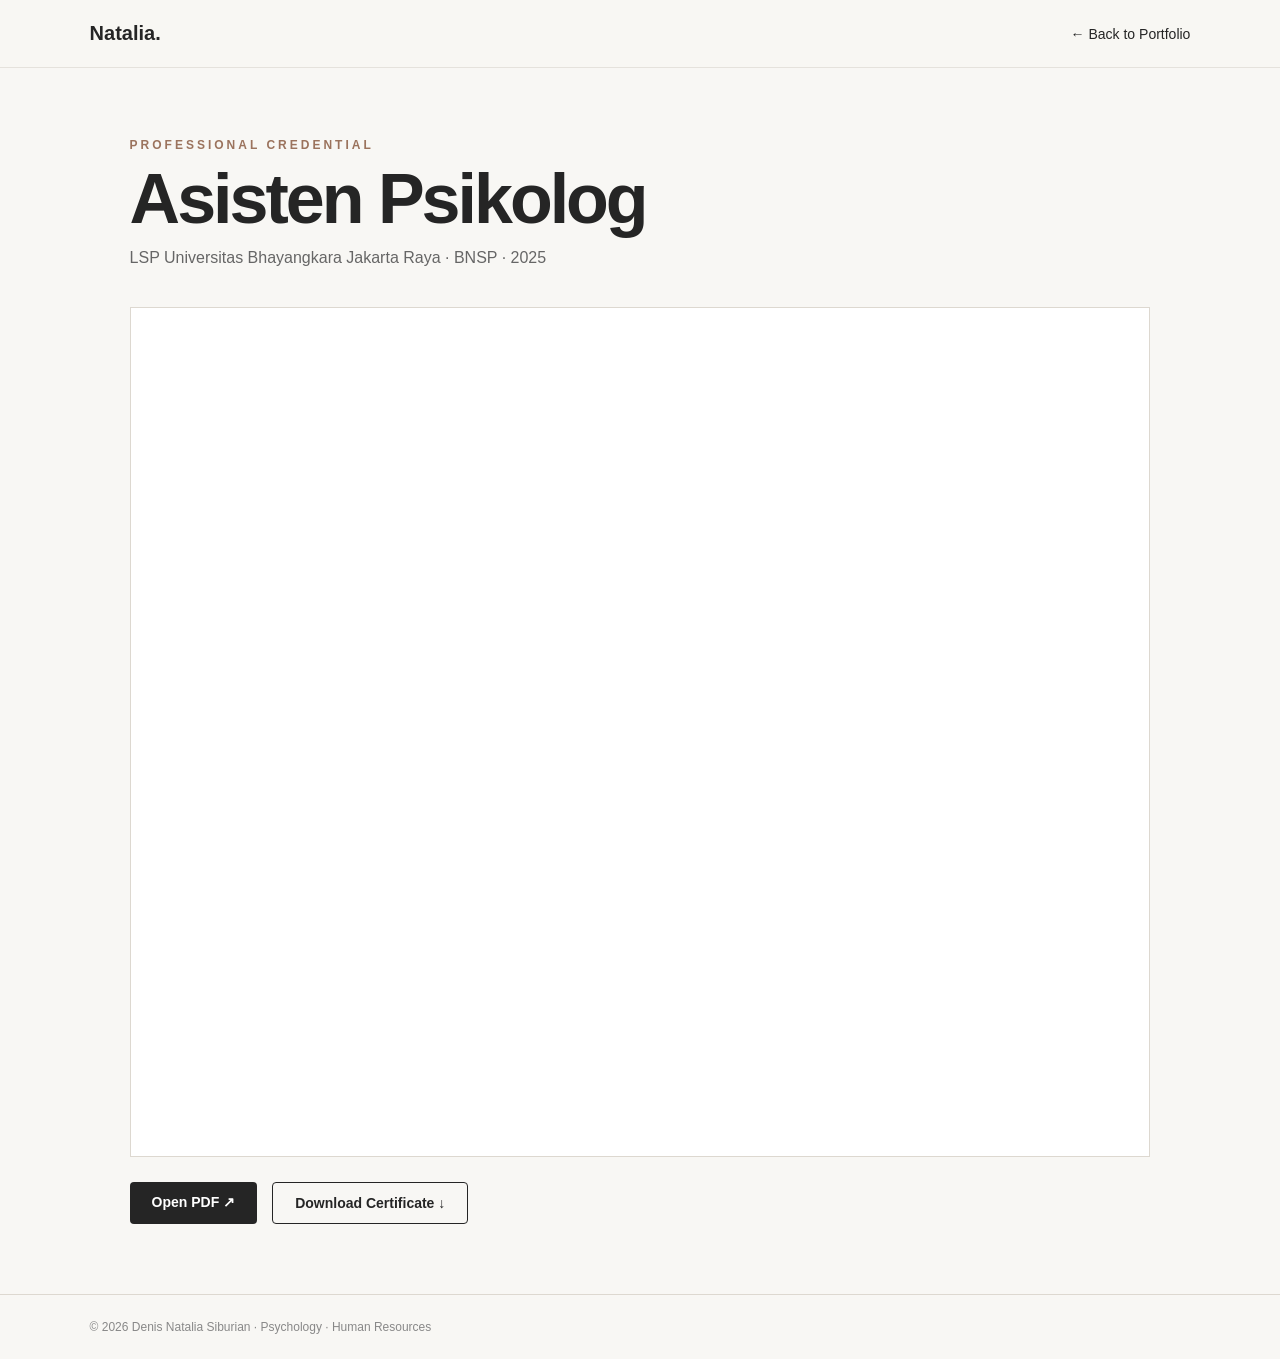
<file: certificate-asisten-psikolog.html>
<!DOCTYPE html>
<html lang="id">

<head>
    <meta charset="UTF-8">
    <meta name="viewport" content="width=device-width, initial-scale=1.0">

    <title>Asisten Psikolog | Natalia</title>

    <style>

        * {
            margin: 0;
            padding: 0;
            box-sizing: border-box;
        }

        body {
            font-family: Arial, Helvetica, sans-serif;
            background: #f8f7f4;
            color: #252525;
        }

        header {
            padding: 22px 7%;
            background: rgba(248, 247, 244, 0.95);
            border-bottom: 1px solid #e5e2dc;
        }

        nav {
            max-width: 1200px;
            margin: auto;

            display: flex;
            justify-content: space-between;
            align-items: center;
        }

        nav h2 {
            font-size: 20px;
        }

        nav a {
            color: #252525;
            text-decoration: none;
            font-size: 14px;
        }

        nav a:hover {
            color: #9b735d;
        }

        main {
            max-width: 1200px;
            margin: auto;
            padding: 70px 7%;
        }

        .header {
            margin-bottom: 35px;
        }

        .label {
            color: #9b735d;
            font-size: 12px;
            font-weight: 700;
            letter-spacing: 3px;
            margin-bottom: 12px;
        }

        h1 {
            font-size: clamp(40px, 6vw, 70px);
            line-height: 1;
            letter-spacing: -3px;
            margin-bottom: 15px;
        }

        .description {
            color: #666;
            font-size: 16px;
        }

        .pdf-container {
            width: 100%;
            height: 850px;
            background: #ffffff;
            border: 1px solid #ddd8d0;
            margin-top: 40px;
        }

        .pdf-container iframe {
            width: 100%;
            height: 100%;
            border: none;
        }

        .actions {
            display: flex;
            gap: 15px;
            margin-top: 25px;
        }

        .btn {
            display: inline-block;
            padding: 12px 22px;
            background: #252525;
            color: #ffffff;
            text-decoration: none;
            border-radius: 4px;
            font-size: 14px;
            font-weight: 600;
        }

        .btn:hover {
            background: #9b735d;
        }

        .btn-outline {
            background: transparent;
            color: #252525;
            border: 1px solid #252525;
        }

        .btn-outline:hover {
            background: #252525;
            color: #ffffff;
        }

        footer {
            padding: 25px 7%;
            border-top: 1px solid #ddd8d0;
            color: #888;
            font-size: 12px;
        }

        @media (max-width: 700px) {

            nav {
                gap: 15px;
            }

            main {
                padding: 50px 5%;
            }

            .pdf-container {
                height: 700px;
            }

            .actions {
                flex-direction: column;
                align-items: flex-start;
            }

        }

    </style>

</head>


<body>

    <header>

        <nav>

            <h2>Natalia.</h2>

            <a href="https://denisnataliasiburian-eng.github.io/Portofolio-Human-Resource-/">
                ← Back to Portfolio
            </a>

        </nav>

    </header>


    <main>

        <div class="header">

            <p class="label">
                PROFESSIONAL CREDENTIAL
            </p>

            <h1>
                Asisten Psikolog
            </h1>

            <p class="description">
                LSP Universitas Bhayangkara Jakarta Raya · BNSP · 2025
            </p>

        </div>


        <div class="pdf-container">

            <iframe
                src="Asisten%20Psikolog.pdf"
                title="Sertifikat Asisten Psikolog"
            >
            </iframe>

        </div>


        <div class="actions">

            <a
                href="Asisten%20Psikolog.pdf"
                target="_blank"
                class="btn"
            >
                Open PDF ↗
            </a>

            <a
                href="Asisten%20Psikolog.pdf"
                download
                class="btn btn-outline"
            >
                Download Certificate ↓
            </a>

        </div>

    </main>


    <footer>

        © 2026 Denis Natalia Siburian · Psychology · Human Resources

    </footer>

</body>

</html>
</file>
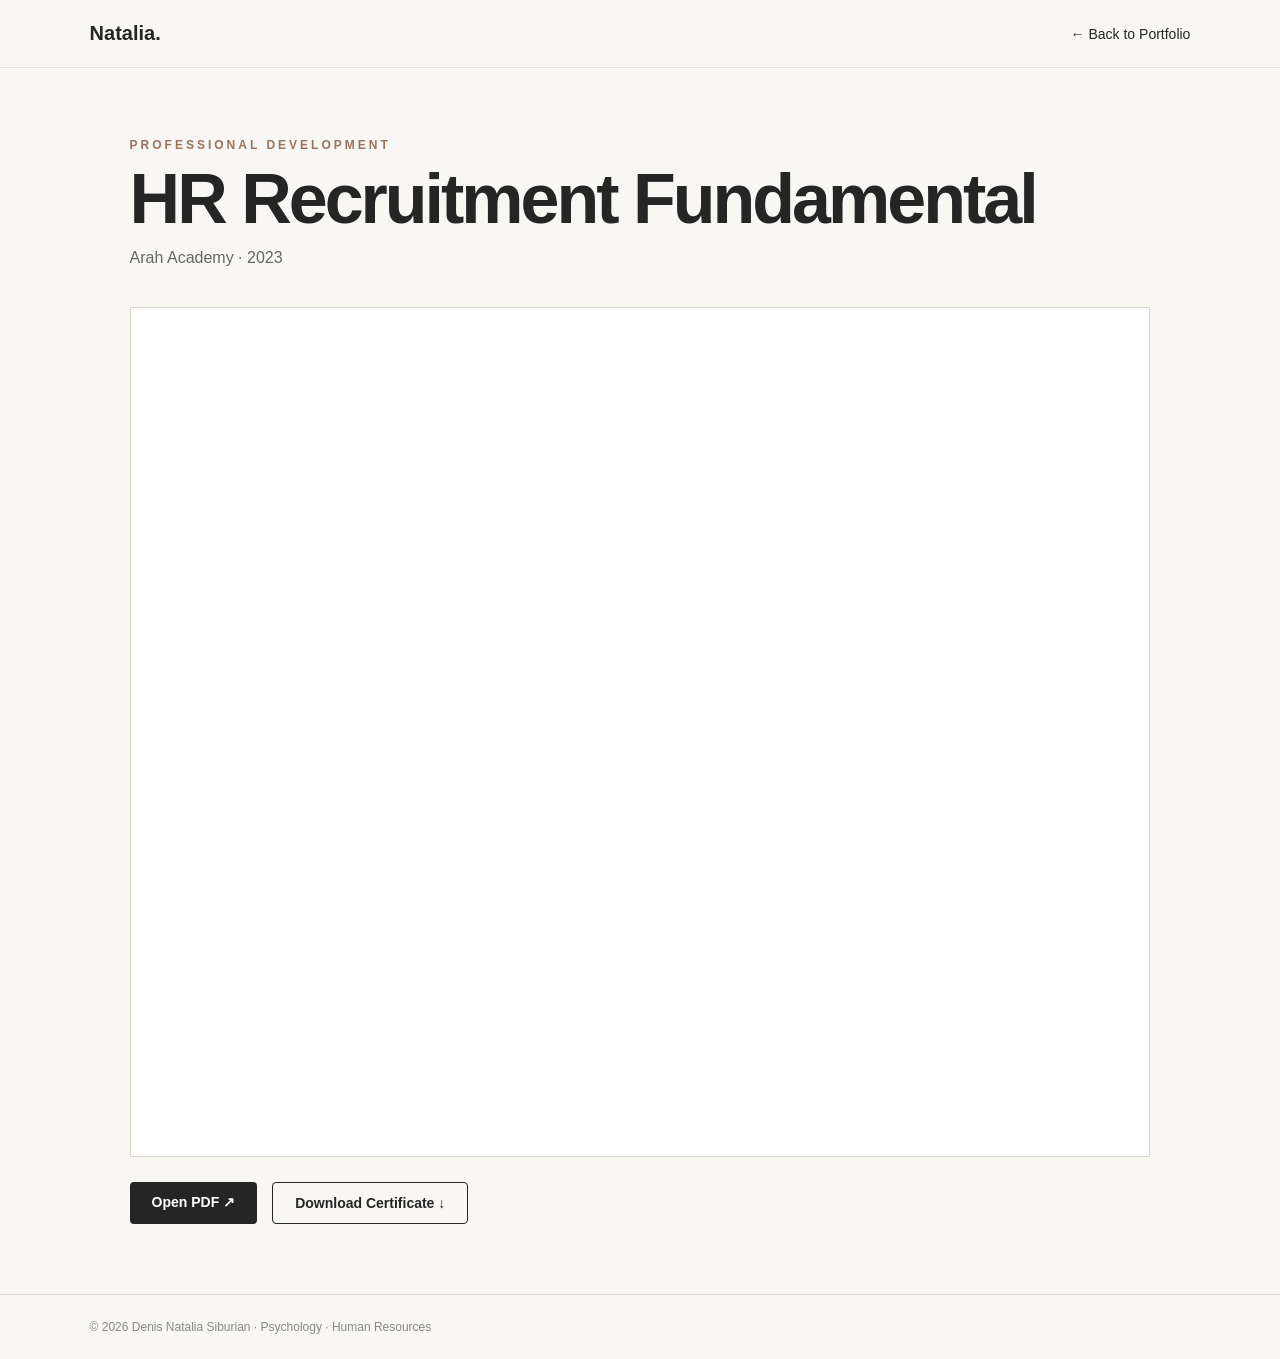
<file: certificate-hr-recruitment.html>
<!DOCTYPE html>
<html lang="id">

<head>
    <meta charset="UTF-8">
    <meta name="viewport" content="width=device-width, initial-scale=1.0">

    <title>HR Recruitment Fundamental | Natalia</title>

    <style>

        * {
            margin: 0;
            padding: 0;
            box-sizing: border-box;
        }

        body {
            font-family: Arial, Helvetica, sans-serif;
            background: #f8f7f4;
            color: #252525;
        }

        header {
            padding: 22px 7%;
            background: rgba(248, 247, 244, 0.95);
            border-bottom: 1px solid #e5e2dc;
        }

        nav {
            max-width: 1200px;
            margin: auto;

            display: flex;
            justify-content: space-between;
            align-items: center;
        }

        nav h2 {
            font-size: 20px;
        }

        nav a {
            color: #252525;
            text-decoration: none;
            font-size: 14px;
        }

        nav a:hover {
            color: #9b735d;
        }

        main {
            max-width: 1200px;
            margin: auto;
            padding: 70px 7%;
        }

        .header {
            margin-bottom: 35px;
        }

        .label {
            color: #9b735d;
            font-size: 12px;
            font-weight: 700;
            letter-spacing: 3px;
            margin-bottom: 12px;
        }

        h1 {
            font-size: clamp(40px, 6vw, 70px);
            line-height: 1;
            letter-spacing: -3px;
            margin-bottom: 15px;
        }

        .description {
            color: #666;
            font-size: 16px;
        }

        .pdf-container {
            width: 100%;
            height: 850px;
            background: #ffffff;
            border: 1px solid #ddd8d0;
            margin-top: 40px;
        }

        .pdf-container iframe {
            width: 100%;
            height: 100%;
            border: none;
        }

        .actions {
            display: flex;
            gap: 15px;
            margin-top: 25px;
        }

        .btn {
            display: inline-block;
            padding: 12px 22px;
            background: #252525;
            color: #ffffff;
            text-decoration: none;
            border-radius: 4px;
            font-size: 14px;
            font-weight: 600;
        }

        .btn:hover {
            background: #9b735d;
        }

        .btn-outline {
            background: transparent;
            color: #252525;
            border: 1px solid #252525;
        }

        .btn-outline:hover {
            background: #252525;
            color: #ffffff;
        }

        footer {
            padding: 25px 7%;
            border-top: 1px solid #ddd8d0;
            color: #888;
            font-size: 12px;
        }

        @media (max-width: 700px) {

            nav {
                gap: 15px;
            }

            main {
                padding: 50px 5%;
            }

            .pdf-container {
                height: 700px;
            }

            .actions {
                flex-direction: column;
                align-items: flex-start;
            }

        }

    </style>

</head>


<body>

    <header>

        <nav>

            <h2>Natalia.</h2>

            <a href="https://denisnataliasiburian-eng.github.io/Portofolio-Human-Resource-/">
                ← Back to Portfolio
            </a>

        </nav>

    </header>


    <main>

        <div class="header">

            <p class="label">
                PROFESSIONAL DEVELOPMENT
            </p>

            <h1>
                HR Recruitment Fundamental
            </h1>

            <p class="description">
                Arah Academy · 2023
            </p>

        </div>


        <div class="pdf-container">

            <iframe
                src="HR%20Recruitment%20Fundamental.pdf"
                title="Sertifikat HR Recruitment Fundamental"
            >
            </iframe>

        </div>


        <div class="actions">

            <a
                href="HR%20Recruitment%20Fundamental.pdf"
                target="_blank"
                class="btn"
            >
                Open PDF ↗
            </a>

            <a
                href="HR%20Recruitment%20Fundamental.pdf"
                download
                class="btn btn-outline"
            >
                Download Certificate ↓
            </a>

        </div>

    </main>


    <footer>

        © 2026 Denis Natalia Siburian · Psychology · Human Resources

    </footer>

</body>

</html>
</file>
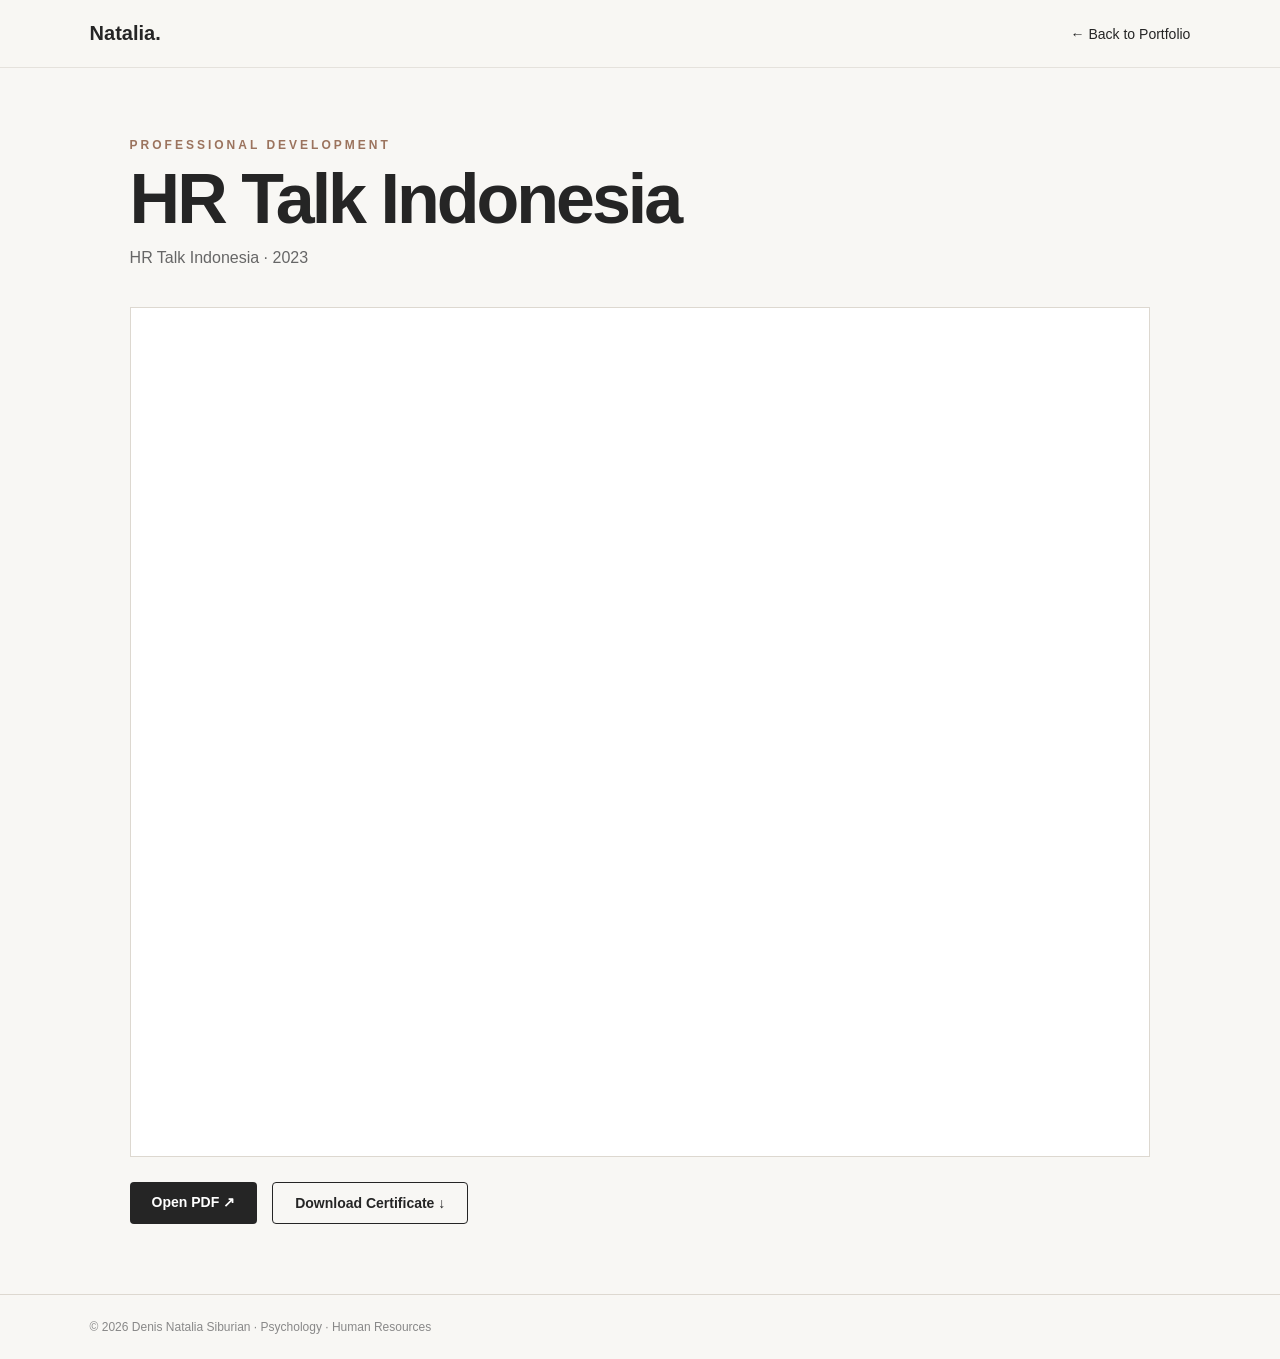
<file: certificate-hr-talk.html>
<!DOCTYPE html>
<html lang="id">

<head>
    <meta charset="UTF-8">
    <meta name="viewport" content="width=device-width, initial-scale=1.0">

    <title>HR Talk Indonesia | Natalia</title>

    <style>

        * {
            margin: 0;
            padding: 0;
            box-sizing: border-box;
        }

        body {
            font-family: Arial, Helvetica, sans-serif;
            background: #f8f7f4;
            color: #252525;
        }

        header {
            padding: 22px 7%;
            background: rgba(248, 247, 244, 0.95);
            border-bottom: 1px solid #e5e2dc;
        }

        nav {
            max-width: 1200px;
            margin: auto;

            display: flex;
            justify-content: space-between;
            align-items: center;
        }

        nav h2 {
            font-size: 20px;
        }

        nav a {
            color: #252525;
            text-decoration: none;
            font-size: 14px;
        }

        nav a:hover {
            color: #9b735d;
        }

        main {
            max-width: 1200px;
            margin: auto;
            padding: 70px 7%;
        }

        .header {
            margin-bottom: 35px;
        }

        .label {
            color: #9b735d;
            font-size: 12px;
            font-weight: 700;
            letter-spacing: 3px;
            margin-bottom: 12px;
        }

        h1 {
            font-size: clamp(40px, 6vw, 70px);
            line-height: 1;
            letter-spacing: -3px;
            margin-bottom: 15px;
        }

        .description {
            color: #666;
            font-size: 16px;
        }

        .pdf-container {
            width: 100%;
            height: 850px;
            background: #ffffff;
            border: 1px solid #ddd8d0;
            margin-top: 40px;
        }

        .pdf-container iframe {
            width: 100%;
            height: 100%;
            border: none;
        }

        .actions {
            display: flex;
            gap: 15px;
            margin-top: 25px;
        }

        .btn {
            display: inline-block;
            padding: 12px 22px;
            background: #252525;
            color: #ffffff;
            text-decoration: none;
            border-radius: 4px;
            font-size: 14px;
            font-weight: 600;
        }

        .btn:hover {
            background: #9b735d;
        }

        .btn-outline {
            background: transparent;
            color: #252525;
            border: 1px solid #252525;
        }

        .btn-outline:hover {
            background: #252525;
            color: #ffffff;
        }

        footer {
            padding: 25px 7%;
            border-top: 1px solid #ddd8d0;
            color: #888;
            font-size: 12px;
        }

        @media (max-width: 700px) {

            nav {
                gap: 15px;
            }

            main {
                padding: 50px 5%;
            }

            .pdf-container {
                height: 700px;
            }

            .actions {
                flex-direction: column;
                align-items: flex-start;
            }

        }

    </style>

</head>


<body>

    <header>

        <nav>

            <h2>Natalia.</h2>

            <a href="https://denisnataliasiburian-eng.github.io/Portofolio-Human-Resource-/">
                ← Back to Portfolio
            </a>

        </nav>

    </header>


    <main>

        <div class="header">

            <p class="label">
                PROFESSIONAL DEVELOPMENT
            </p>

            <h1>
                HR Talk Indonesia
            </h1>

            <p class="description">
                HR Talk Indonesia · 2023
            </p>

        </div>


        <div class="pdf-container">

            <iframe
                src="HR%20TALK%20INDONESIA.pdf"
                title="Sertifikat HR Talk Indonesia">
            </iframe>

        </div>


        <div class="actions">

            <a
                href="HR%20TALK%20INDONESIA.pdf"
                target="_blank"
                class="btn"
            >
                Open PDF ↗
            </a>

            <a
                href="HR%20TALK%20INDONESIA.pdf"
                download
                class="btn btn-outline"
            >
                Download Certificate ↓
            </a>

        </div>

    </main>


    <footer>

        © 2026 Denis Natalia Siburian · Psychology · Human Resources

    </footer>

</body>

</html>
</file>
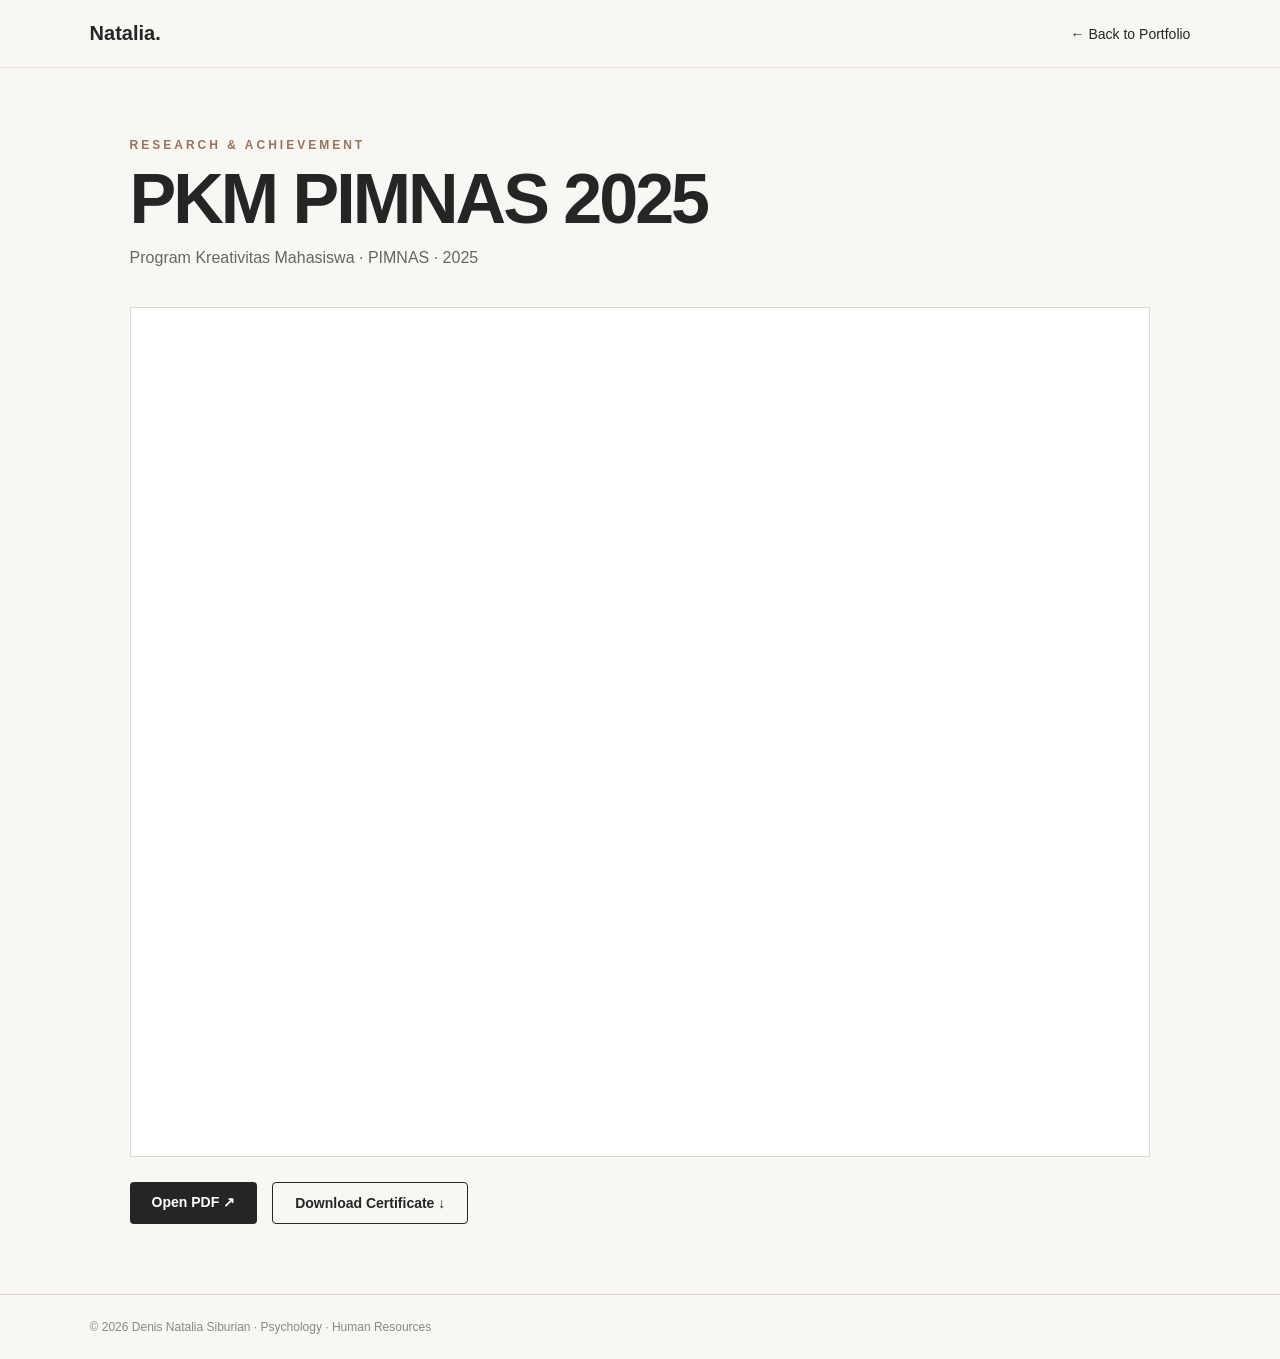
<file: certificate-pkm-pimnas.html>
<!DOCTYPE html>
<html lang="id">

<head>
    <meta charset="UTF-8">
    <meta name="viewport" content="width=device-width, initial-scale=1.0">

    <title>PKM PIMNAS 2025 | Natalia</title>

    <style>

        * {
            margin: 0;
            padding: 0;
            box-sizing: border-box;
        }

        body {
            font-family: Arial, Helvetica, sans-serif;
            background: #f8f7f4;
            color: #252525;
        }

        header {
            padding: 22px 7%;
            background: rgba(248, 247, 244, 0.95);
            border-bottom: 1px solid #e5e2dc;
        }

        nav {
            max-width: 1200px;
            margin: auto;

            display: flex;
            justify-content: space-between;
            align-items: center;
        }

        nav h2 {
            font-size: 20px;
        }

        nav a {
            color: #252525;
            text-decoration: none;
            font-size: 14px;
        }

        nav a:hover {
            color: #9b735d;
        }

        main {
            max-width: 1200px;
            margin: auto;
            padding: 70px 7%;
        }

        .header {
            margin-bottom: 35px;
        }

        .label {
            color: #9b735d;
            font-size: 12px;
            font-weight: 700;
            letter-spacing: 3px;
            margin-bottom: 12px;
        }

        h1 {
            font-size: clamp(40px, 6vw, 70px);
            line-height: 1;
            letter-spacing: -3px;
            margin-bottom: 15px;
        }

        .description {
            color: #666;
            font-size: 16px;
        }

        .pdf-container {
            width: 100%;
            height: 850px;
            background: #ffffff;
            border: 1px solid #ddd8d0;
            margin-top: 40px;
        }

        .pdf-container iframe {
            width: 100%;
            height: 100%;
            border: none;
        }

        .actions {
            display: flex;
            gap: 15px;
            margin-top: 25px;
        }

        .btn {
            display: inline-block;
            padding: 12px 22px;
            background: #252525;
            color: #ffffff;
            text-decoration: none;
            border-radius: 4px;
            font-size: 14px;
            font-weight: 600;
        }

        .btn:hover {
            background: #9b735d;
        }

        .btn-outline {
            background: transparent;
            color: #252525;
            border: 1px solid #252525;
        }

        .btn-outline:hover {
            background: #252525;
            color: #ffffff;
        }

        footer {
            padding: 25px 7%;
            border-top: 1px solid #ddd8d0;
            color: #888;
            font-size: 12px;
        }

        @media (max-width: 700px) {

            nav {
                gap: 15px;
            }

            main {
                padding: 50px 5%;
            }

            .pdf-container {
                height: 700px;
            }

            .actions {
                flex-direction: column;
                align-items: flex-start;
            }

        }

    </style>

</head>


<body>

    <header>

        <nav>

            <h2>Natalia.</h2>

            <a href="https://denisnataliasiburian-eng.github.io/Portofolio-Human-Resource-/">
                ← Back to Portfolio
            </a>

        </nav>

    </header>


    <main>

        <div class="header">

            <p class="label">
                RESEARCH & ACHIEVEMENT
            </p>

            <h1>
                PKM PIMNAS 2025
            </h1>

            <p class="description">
                Program Kreativitas Mahasiswa · PIMNAS · 2025
            </p>

        </div>


        <div class="pdf-container">

            <iframe
                src="PKM%20PIMNAS%202025.pdf"
                title="Sertifikat PKM PIMNAS 2025">
            </iframe>

        </div>


        <div class="actions">

            <a
                href="PKM%20PIMNAS%202025.pdf"
                target="_blank"
                class="btn"
            >
                Open PDF ↗
            </a>

            <a
                href="PKM%20PIMNAS%202025.pdf"
                download
                class="btn btn-outline"
            >
                Download Certificate ↓
            </a>

        </div>

    </main>


    <footer>

        © 2026 Denis Natalia Siburian · Psychology · Human Resources

    </footer>

</body>

</html>
</file>
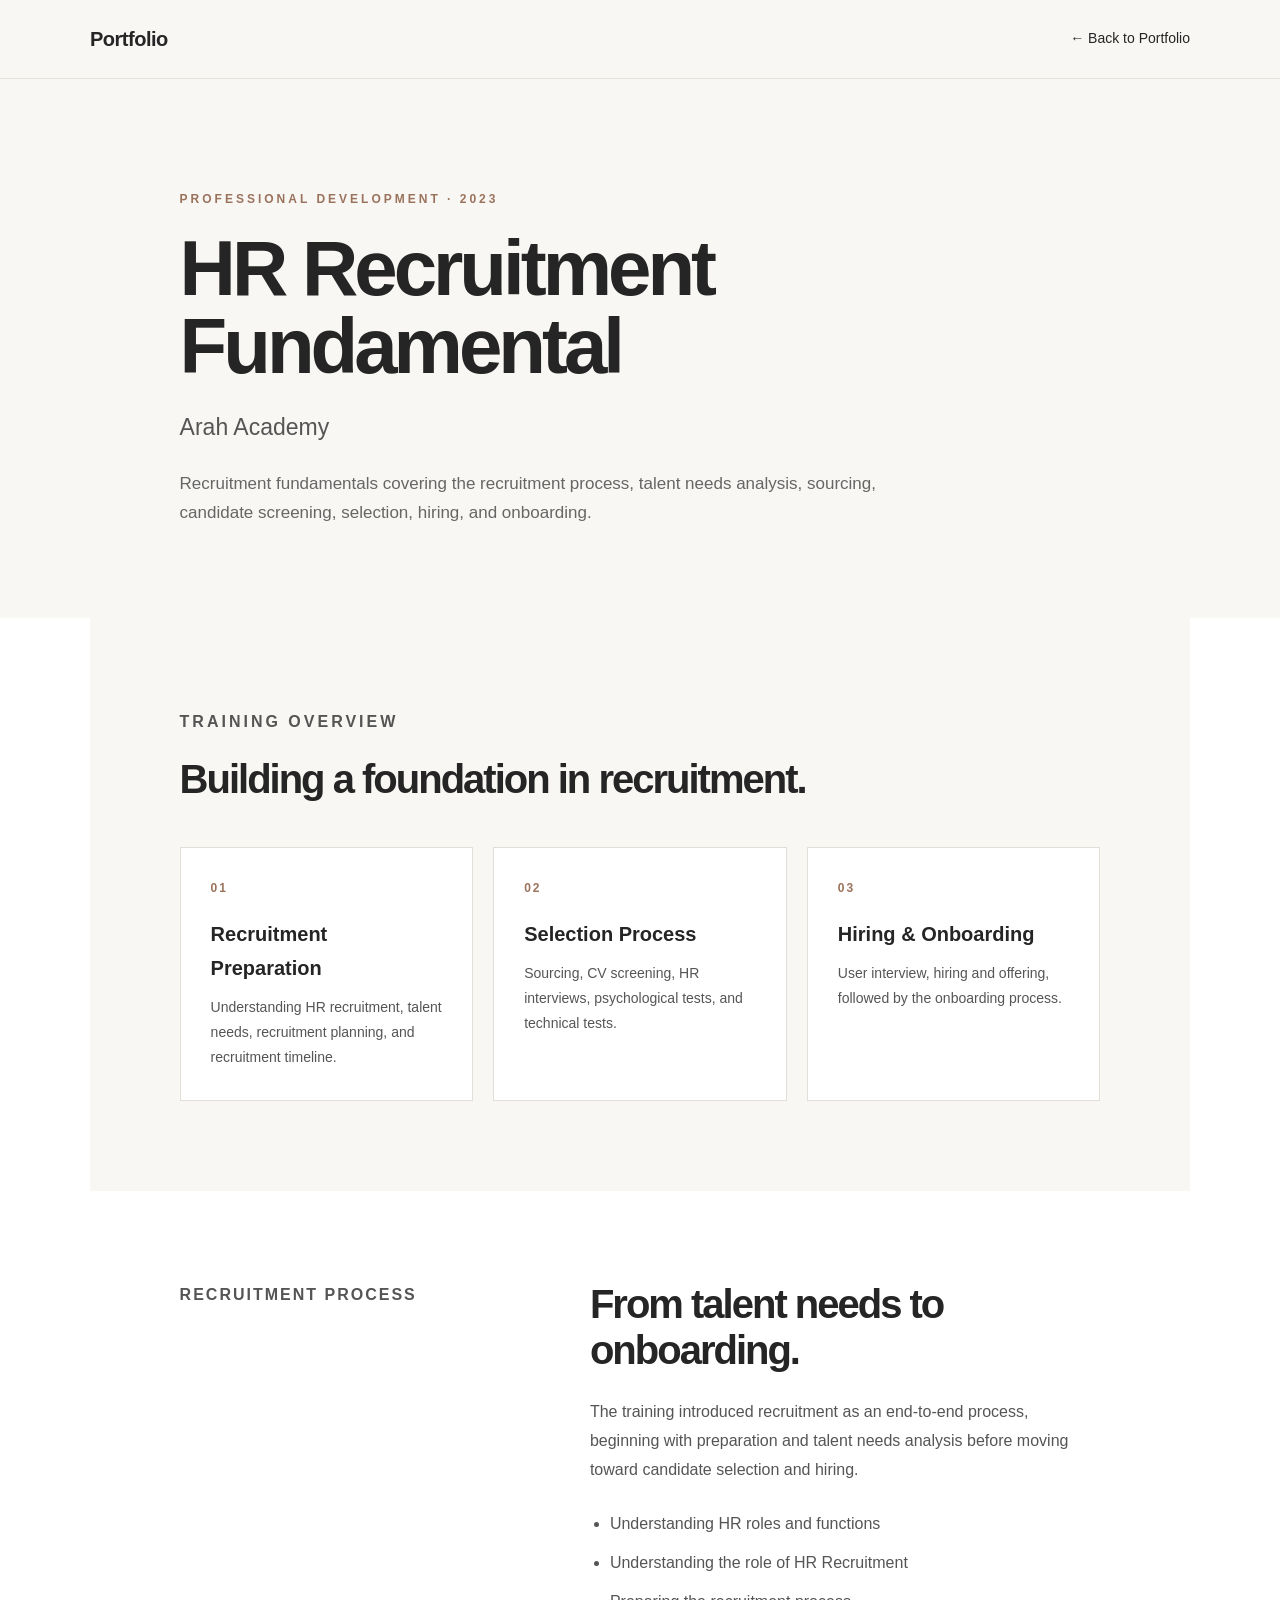
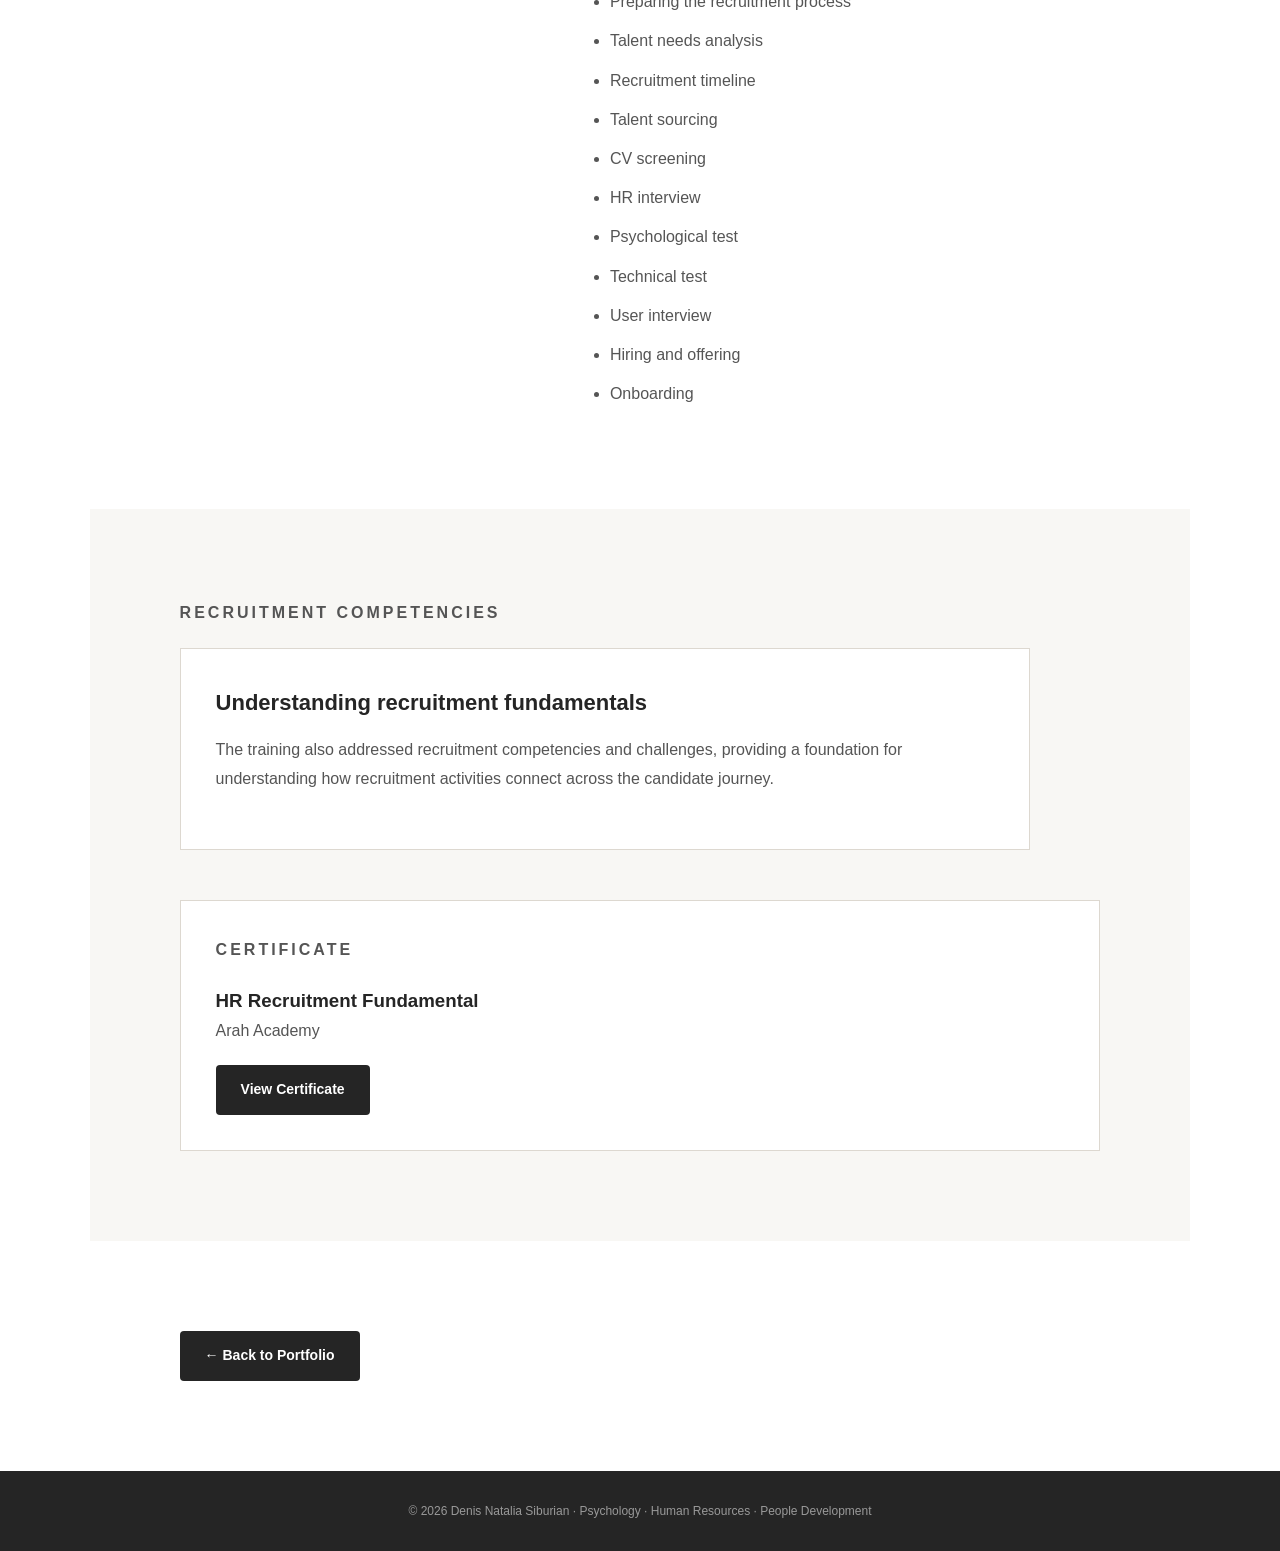
<file: hr-recruitment-fundamental.html>
<!DOCTYPE html>
<html lang="id">

<head>
    <meta charset="UTF-8">
    <meta name="viewport" content="width=device-width, initial-scale=1.0">

    <title>HR Recruitment Fundamental | Natalia</title>

    <style>

        * {
            margin: 0;
            padding: 0;
            box-sizing: border-box;
        }

        html {
            scroll-behavior: smooth;
        }

        body {
            font-family: Arial, Helvetica, sans-serif;
            line-height: 1.7;
            color: #252525;
            background: #f8f7f4;
        }

        header {
            width: 100%;
            padding: 22px 7%;
            background: rgba(248, 247, 244, 0.96);
            border-bottom: 1px solid #e5e2dc;
        }

        nav {
            max-width: 1100px;
            margin: auto;
            display: flex;
            justify-content: space-between;
            align-items: center;
        }

        nav h2 {
            font-size: 20px;
            letter-spacing: -0.5px;
        }

        nav a {
            color: #252525;
            text-decoration: none;
            font-size: 14px;
        }

        nav a:hover {
            color: #9b735d;
        }

        .hero {
            max-width: 1100px;
            margin: auto;
            padding: 110px 7% 90px;
        }

        .label {
            color: #9b735d;
            font-size: 12px;
            font-weight: 700;
            letter-spacing: 3px;
            margin-bottom: 20px;
        }

        .hero h1 {
            max-width: 850px;
            font-size: clamp(45px, 7vw, 78px);
            line-height: 1;
            letter-spacing: -4px;
            margin-bottom: 25px;
        }

        .hero h2 {
            max-width: 800px;
            font-size: 23px;
            line-height: 1.5;
            font-weight: 500;
            color: #555;
            margin-bottom: 25px;
        }

        .hero-description {
            max-width: 750px;
            color: #666;
            font-size: 17px;
        }

        main {
            background: #ffffff;
        }

        .section {
            max-width: 1100px;
            margin: auto;
            padding: 90px 7%;
        }

        .section h2 {
            font-size: 40px;
            line-height: 1.15;
            letter-spacing: -2px;
            margin-bottom: 25px;
        }

        .section p {
            max-width: 750px;
            color: #555;
            font-size: 16px;
            line-height: 1.8;
            margin-bottom: 20px;
        }

        .overview {
            background: #f8f7f4;
        }

        .overview-grid {
            display: grid;
            grid-template-columns: repeat(3, 1fr);
            gap: 20px;
            margin-top: 45px;
        }

        .overview-card {
            padding: 30px;
            background: #ffffff;
            border: 1px solid #e3dfd8;
        }

        .overview-card span {
            display: block;
            color: #9b735d;
            font-size: 12px;
            font-weight: 700;
            letter-spacing: 2px;
            margin-bottom: 18px;
        }

        .overview-card h3 {
            font-size: 20px;
            margin-bottom: 10px;
        }

        .overview-card p {
            font-size: 14px;
            margin: 0;
        }

        .process {
            display: grid;
            grid-template-columns: 0.8fr 1.2fr;
            gap: 70px;
            align-items: start;
        }

        .process-label {
            color: #9b735d;
            font-size: 12px;
            font-weight: 700;
            letter-spacing: 2px;
        }

        .process-content h2 {
            margin-bottom: 25px;
        }

        .process-list {
            padding-left: 20px;
            margin-top: 25px;
        }

        .process-list li {
            margin-bottom: 12px;
            color: #555;
        }

        .competencies {
            background: #f8f7f4;
        }

        .competency-box {
            max-width: 850px;
            padding: 35px;
            background: #ffffff;
            border: 1px solid #ddd8d0;
        }

        .competency-box h3 {
            font-size: 22px;
            margin-bottom: 15px;
        }

        .certificate {
            margin-top: 50px;
            padding: 35px;
            border: 1px solid #ddd8d0;
            background: #ffffff;
        }

        .button {
            display: inline-block;
            padding: 13px 25px;
            background: #252525;
            color: #ffffff;
            text-decoration: none;
            border-radius: 4px;
            font-size: 14px;
            font-weight: 600;
            transition: 0.3s ease;
        }

        .button:hover {
            background: #9b735d;
            transform: translateY(-3px);
        }

        footer {
            padding: 30px 7%;
            background: #252525;
            color: #999;
            text-align: center;
            font-size: 12px;
        }

        @media (max-width: 800px) {

            .overview-grid {
                grid-template-columns: 1fr;
            }

            .process {
                grid-template-columns: 1fr;
                gap: 30px;
            }

            .hero {
                padding-top: 80px;
            }

            .hero h1 {
                letter-spacing: -3px;
            }

            .section {
                padding: 70px 7%;
            }

        }

    </style>

</head>


<body>

    <header>

        <nav>

            <h2>Portfolio</h2>

            <a href="https://denisnataliasiburian-eng.github.io/Portofolio-Human-Resource-/">
                ← Back to Portfolio
            </a>

        </nav>

    </header>


    <section class="hero">

        <p class="label">
            PROFESSIONAL DEVELOPMENT · 2023
        </p>

        <h1>
            HR Recruitment Fundamental
        </h1>

        <h2>
            Arah Academy
        </h2>

        <p class="hero-description">
            Recruitment fundamentals covering the recruitment
            process, talent needs analysis, sourcing, candidate
            screening, selection, hiring, and onboarding.
        </p>

    </section>


    <main>


        <section class="section overview">

            <p class="label">
                TRAINING OVERVIEW
            </p>

            <h2>
                Building a foundation
                in recruitment.
            </h2>

            <div class="overview-grid">

                <div class="overview-card">

                    <span>01</span>

                    <h3>
                        Recruitment Preparation
                    </h3>

                    <p>
                        Understanding HR recruitment, talent needs,
                        recruitment planning, and recruitment timeline.
                    </p>

                </div>


                <div class="overview-card">

                    <span>02</span>

                    <h3>
                        Selection Process
                    </h3>

                    <p>
                        Sourcing, CV screening, HR interviews,
                        psychological tests, and technical tests.
                    </p>

                </div>


                <div class="overview-card">

                    <span>03</span>

                    <h3>
                        Hiring & Onboarding
                    </h3>

                    <p>
                        User interview, hiring and offering,
                        followed by the onboarding process.
                    </p>

                </div>

            </div>

        </section>


        <section class="section">

            <div class="process">

                <div>

                    <p class="process-label">
                        RECRUITMENT PROCESS
                    </p>

                </div>


                <div class="process-content">

                    <h2>
                        From talent needs
                        to onboarding.
                    </h2>

                    <p>
                        The training introduced recruitment as an
                        end-to-end process, beginning with preparation
                        and talent needs analysis before moving toward
                        candidate selection and hiring.
                    </p>

                    <ul class="process-list">

                        <li>
                            Understanding HR roles and functions
                        </li>

                        <li>
                            Understanding the role of HR Recruitment
                        </li>

                        <li>
                            Preparing the recruitment process
                        </li>

                        <li>
                            Talent needs analysis
                        </li>

                        <li>
                            Recruitment timeline
                        </li>

                        <li>
                            Talent sourcing
                        </li>

                        <li>
                            CV screening
                        </li>

                        <li>
                            HR interview
                        </li>

                        <li>
                            Psychological test
                        </li>

                        <li>
                            Technical test
                        </li>

                        <li>
                            User interview
                        </li>

                        <li>
                            Hiring and offering
                        </li>

                        <li>
                            Onboarding
                        </li>

                    </ul>

                </div>

            </div>

        </section>


        <section class="section competencies">

            <p class="label">
                RECRUITMENT COMPETENCIES
            </p>

            <div class="competency-box">

                <h3>
                    Understanding recruitment fundamentals
                </h3>

                <p>
                    The training also addressed recruitment
                    competencies and challenges, providing a
                    foundation for understanding how recruitment
                    activities connect across the candidate journey.
                </p>

            </div>


            <div class="certificate">

                <p class="label">
                    CERTIFICATE
                </p>

                <h3>
                    HR Recruitment Fundamental
                </h3>

                <p>
                    Arah Academy
                </p>

                <a
                    href="https://denisnataliasiburian-eng.github.io/Portofolio-Human-Resource-/certificate-hr-recruitment.html"
                    class="button"
                    target="_blank"
                >
                    View Certificate
                </a>

            </div>

        </section>


        <section class="section">

            <a
                href="https://denisnataliasiburian-eng.github.io/Portofolio-Human-Resource-/"
                class="button"
            >
                ← Back to Portfolio
            </a>

        </section>


    </main>


    <footer>

        © 2026 Denis Natalia Siburian ·
        Psychology · Human Resources · People Development

    </footer>

</body>

</html>
</file>
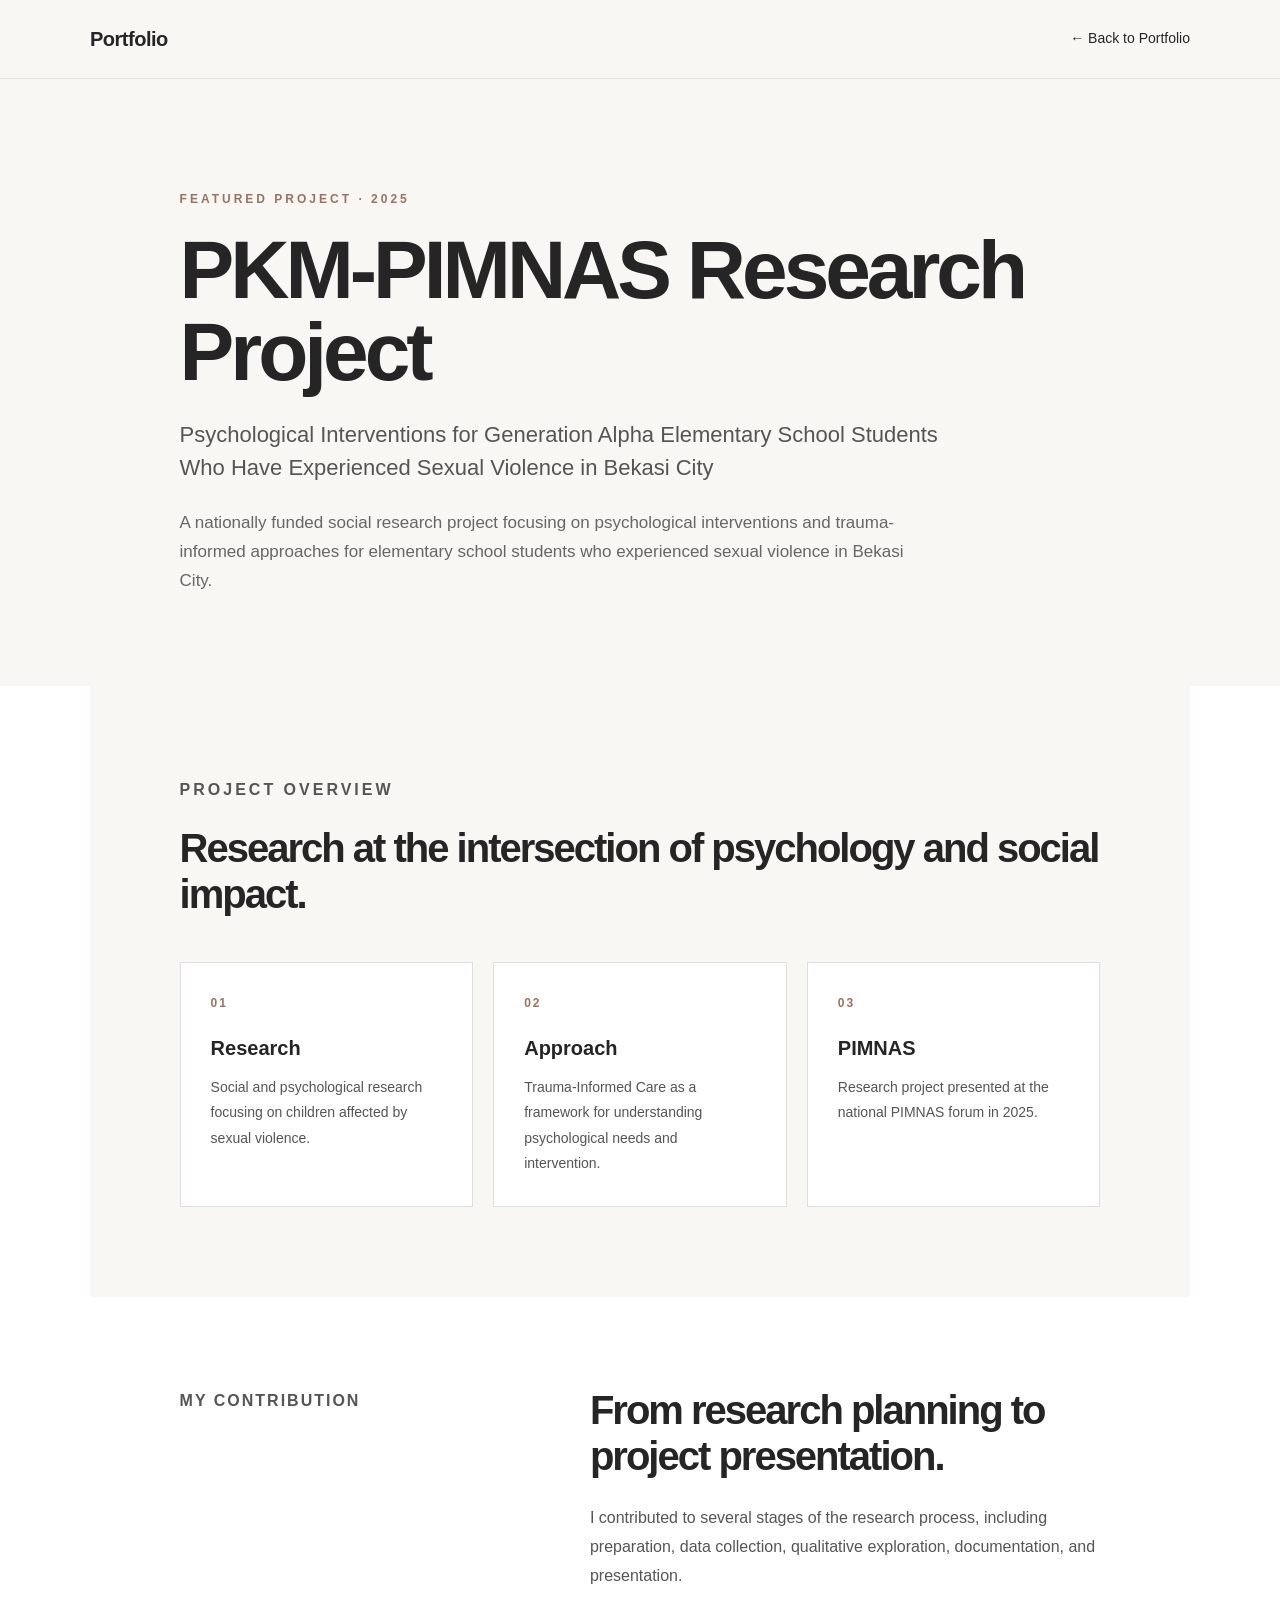
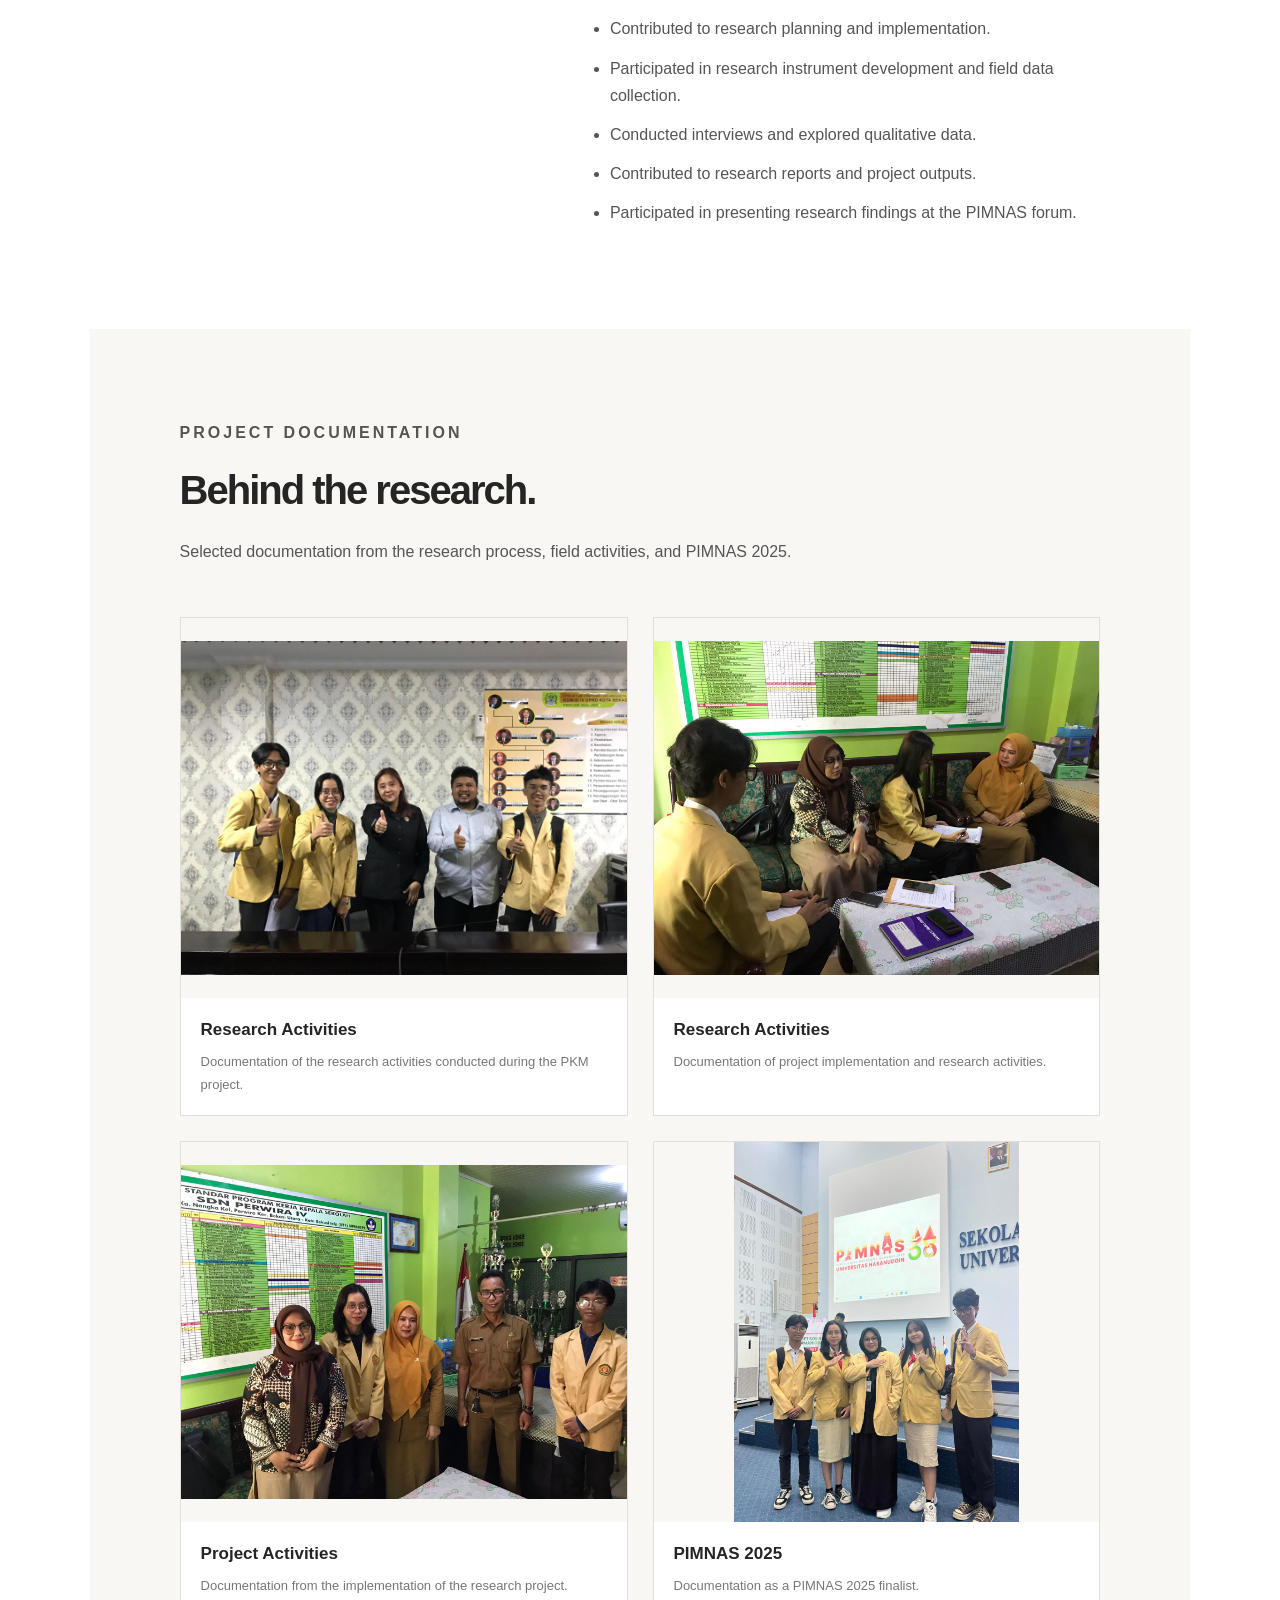
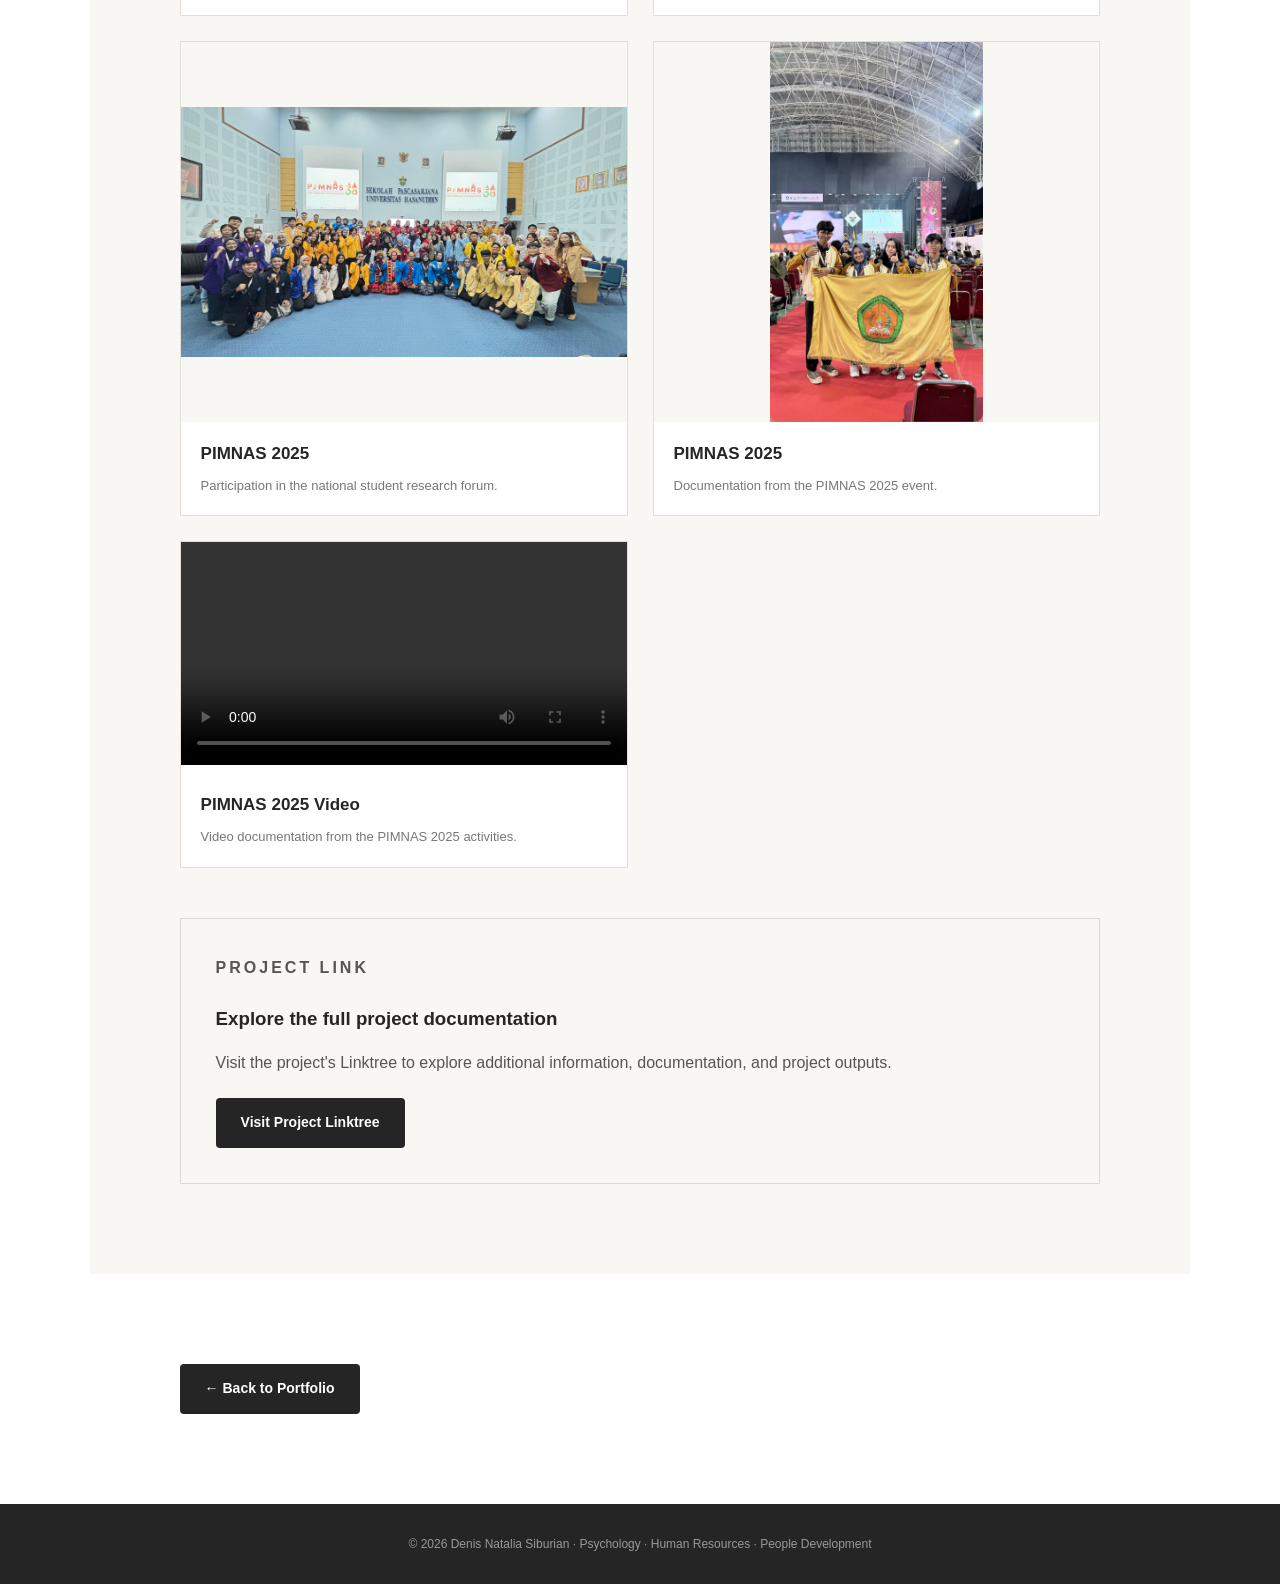
<file: pkm-pimnas.html>
<!DOCTYPE html>
<html lang="id">

<head>
    <meta charset="UTF-8">
    <meta name="viewport" content="width=device-width, initial-scale=1.0">

    <title>PKM-PIMNAS Research Project | Natalia</title>

    <style>

        * {
            margin: 0;
            padding: 0;
            box-sizing: border-box;
        }

        html {
            scroll-behavior: smooth;
        }

        body {
            font-family: Arial, Helvetica, sans-serif;
            line-height: 1.7;
            color: #252525;
            background: #f8f7f4;
        }

        /* =========================
           HEADER
        ========================= */

        header {
            width: 100%;
            padding: 22px 7%;
            background: rgba(248, 247, 244, 0.96);
            border-bottom: 1px solid #e5e2dc;
        }

        nav {
            max-width: 1100px;
            margin: auto;

            display: flex;
            justify-content: space-between;
            align-items: center;
        }

        nav h2 {
            font-size: 20px;
            letter-spacing: -0.5px;
        }

        nav a {
            color: #252525;
            text-decoration: none;
            font-size: 14px;
        }

        nav a:hover {
            color: #9b735d;
        }


        /* =========================
           HERO
        ========================= */

        .hero {
            max-width: 1100px;
            margin: auto;
            padding: 110px 7% 90px;
        }

        .label {
            color: #9b735d;
            font-size: 12px;
            font-weight: 700;
            letter-spacing: 3px;
            margin-bottom: 20px;
        }

        .hero h1 {
            max-width: 900px;
            font-size: clamp(45px, 7vw, 82px);
            line-height: 1;
            letter-spacing: -4px;
            margin-bottom: 25px;
        }

        .hero h2 {
            max-width: 800px;
            font-size: 22px;
            line-height: 1.5;
            font-weight: 500;
            color: #555;
            margin-bottom: 25px;
        }

        .hero-description {
            max-width: 750px;
            color: #666;
            font-size: 17px;
        }


        /* =========================
           MAIN CONTENT
        ========================= */

        main {
            background: #ffffff;
        }

        .section {
            max-width: 1100px;
            margin: auto;
            padding: 90px 7%;
        }

        .section h2 {
            font-size: 40px;
            line-height: 1.15;
            letter-spacing: -2px;
            margin-bottom: 25px;
        }

        .section p {
            max-width: 750px;
            color: #555;
            font-size: 16px;
            line-height: 1.8;
            margin-bottom: 20px;
        }


        /* =========================
           PROJECT OVERVIEW
        ========================= */

        .overview {
            background: #f8f7f4;
        }

        .overview-grid {
            display: grid;
            grid-template-columns: repeat(3, 1fr);
            gap: 20px;
            margin-top: 45px;
        }

        .overview-card {
            padding: 30px;
            background: #ffffff;
            border: 1px solid #e3dfd8;
        }

        .overview-card span {
            display: block;
            color: #9b735d;
            font-size: 12px;
            font-weight: 700;
            letter-spacing: 2px;
            margin-bottom: 18px;
        }

        .overview-card h3 {
            font-size: 20px;
            margin-bottom: 10px;
        }

        .overview-card p {
            font-size: 14px;
            margin: 0;
        }


        /* =========================
           PROJECT DETAILS
        ========================= */

        .details {
            display: grid;
            grid-template-columns: 0.8fr 1.2fr;
            gap: 70px;
            align-items: start;
        }

        .details-label {
            color: #9b735d;
            font-size: 12px;
            font-weight: 700;
            letter-spacing: 2px;
        }

        .details-content h2 {
            margin-bottom: 25px;
        }

        .details-content ul {
            padding-left: 20px;
            margin-top: 25px;
        }

        .details-content li {
            margin-bottom: 12px;
            color: #555;
        }


        /* =========================
           DOCUMENTATION
        ========================= */

        .documentation {
            background: #f8f7f4;
        }

        .documentation-header {
            margin-bottom: 50px;
        }

        .documentation-header p {
            max-width: 700px;
        }

        .gallery {
            display: grid;
            grid-template-columns: repeat(2, 1fr);
            gap: 25px;
        }

        .gallery-item {
            background: #ffffff;
            border: 1px solid #e3dfd8;
            overflow: hidden;
        }

        .gallery-item img {
    width: 100%;
    height: 380px;
    object-fit: contain;
    display: block;
    background: #f8f7f4;
}

        .gallery-caption {
            padding: 18px 20px;
        }

        .gallery-caption h3 {
            font-size: 17px;
            margin-bottom: 5px;
        }

        .gallery-caption p {
            font-size: 13px;
            margin: 0;
            color: #777;
        }


        /* =========================
           OUTPUT
        ========================= */

        .output-box {
            margin-top: 50px;
            padding: 35px;
            border: 1px solid #ddd8d0;
            background: #f8f7f4;
        }

        .output-box h3 {
            margin-bottom: 15px;
        }

        .output-box p {
            margin-bottom: 20px;
        }


        /* =========================
           BUTTON
        ========================= */

        .button {
            display: inline-block;
            padding: 13px 25px;
            background: #252525;
            color: #ffffff;
            text-decoration: none;
            border-radius: 4px;
            font-size: 14px;
            font-weight: 600;
            transition: 0.3s ease;
        }

        .button:hover {
            background: #9b735d;
            transform: translateY(-3px);
        }


        /* =========================
           FOOTER
        ========================= */

        footer {
            padding: 30px 7%;
            background: #252525;
            color: #999;
            text-align: center;
            font-size: 12px;
        }


        /* =========================
           MOBILE
        ========================= */

        @media (max-width: 800px) {

            .overview-grid {
                grid-template-columns: 1fr;
            }

            .details {
                grid-template-columns: 1fr;
                gap: 30px;
            }

            .gallery {
                grid-template-columns: 1fr;
            }

            .hero {
                padding-top: 80px;
            }

            .hero h1 {
                letter-spacing: -3px;
            }

            .section {
                padding: 70px 7%;
            }

        }

    </style>

</head>


<body>


    <!-- HEADER -->

    <header>

        <nav>

            <h2>Portfolio</h2>

            <a href="https://denisnataliasiburian-eng.github.io/Portofolio-Human-Resource-/">
                ← Back to Portfolio
            </a>

        </nav>

    </header>


    <!-- HERO -->

    <section class="hero">

        <p class="label">
            FEATURED PROJECT · 2025
        </p>

        <h1>
            PKM-PIMNAS Research Project
        </h1>

        <h2>
            Psychological Interventions for Generation Alpha
            Elementary School Students Who Have Experienced
            Sexual Violence in Bekasi City
        </h2>

        <p class="hero-description">
            A nationally funded social research project focusing
            on psychological interventions and trauma-informed
            approaches for elementary school students who
            experienced sexual violence in Bekasi City.
        </p>

    </section>


    <main>


        <!-- PROJECT OVERVIEW -->

        <section class="section overview">

            <p class="label">
                PROJECT OVERVIEW
            </p>

            <h2>
                Research at the intersection
                of psychology and social impact.
            </h2>


            <div class="overview-grid">


                <div class="overview-card">

                    <span>01</span>

                    <h3>
                        Research
                    </h3>

                    <p>
                        Social and psychological research
                        focusing on children affected by
                        sexual violence.
                    </p>

                </div>


                <div class="overview-card">

                    <span>02</span>

                    <h3>
                        Approach
                    </h3>

                    <p>
                        Trauma-Informed Care as a framework
                        for understanding psychological
                        needs and intervention.
                    </p>

                </div>


                <div class="overview-card">

                    <span>03</span>

                    <h3>
                        PIMNAS
                    </h3>

                    <p>
                        Research project presented at the
                        national PIMNAS forum in 2025.
                    </p>

                </div>


            </div>

        </section>


        <!-- MY CONTRIBUTION -->

        <section class="section">

            <div class="details">

                <div>

                    <p class="details-label">
                        MY CONTRIBUTION
                    </p>

                </div>


                <div class="details-content">

                    <h2>
                        From research planning
                        to project presentation.
                    </h2>

                    <p>
                        I contributed to several stages of the
                        research process, including preparation,
                        data collection, qualitative exploration,
                        documentation, and presentation.
                    </p>

                    <ul>

                        <li>
                            Contributed to research planning
                            and implementation.
                        </li>

                        <li>
                            Participated in research instrument
                            development and field data collection.
                        </li>

                        <li>
                            Conducted interviews and explored
                            qualitative data.
                        </li>

                        <li>
                            Contributed to research reports
                            and project outputs.
                        </li>

                        <li>
                            Participated in presenting research
                            findings at the PIMNAS forum.
                        </li>

                    </ul>

                </div>

            </div>

        </section>


      <!-- DOCUMENTATION -->

<section class="section documentation">

    <div class="documentation-header">

        <p class="label">
            PROJECT DOCUMENTATION
        </p>

        <h2>
            Behind the research.
        </h2>

        <p>
            Selected documentation from the research process,
            field activities, and PIMNAS 2025.
        </p>

    </div>


    <div class="gallery">


        <!-- PKM 2 -->

        <div class="gallery-item">

            <img
                src="PKM%202.jpeg"
                alt="PKM Documentation 2"
            >

            <div class="gallery-caption">

                <h3>
                    Research Activities
                </h3>

                <p>
                    Documentation of the research activities
                    conducted during the PKM project.
                </p>

            </div>

        </div>


        <!-- PKM 3 -->

        <div class="gallery-item">

            <img
                src="PKM%203.jpeg"
                alt="PKM Documentation 3"
            >

            <div class="gallery-caption">

                <h3>
                    Research Activities
                </h3>

                <p>
                    Documentation of project implementation
                    and research activities.
                </p>

            </div>

        </div>


        <!-- PKM 4 -->

        <div class="gallery-item">

            <img
                src="PKM%204.jpeg"
                alt="PKM Documentation 4"
            >

            <div class="gallery-caption">

                <h3>
                    Project Activities
                </h3>

                <p>
                    Documentation from the implementation
                    of the research project.
                </p>

            </div>

        </div>


        <!-- FINALIS PIMNAS 6 -->

        <div class="gallery-item">

            <img
                src="Finalis%20PIMNAS%206.jpeg"
                alt="Finalis PIMNAS 2025 Documentation 6"
            >

            <div class="gallery-caption">

                <h3>
                    PIMNAS 2025
                </h3>

                <p>
                    Documentation as a PIMNAS 2025 finalist.
                </p>

            </div>

        </div>


        <!-- FINALIS PIMNAS 7 -->

        <div class="gallery-item">

            <img
                src="Finalis%20PIMNAS%207.jpeg"
                alt="Finalis PIMNAS 2025 Documentation 7"
            >

            <div class="gallery-caption">

                <h3>
                    PIMNAS 2025
                </h3>

                <p>
                    Participation in the national student
                    research forum.
                </p>

            </div>

        </div>


        <!-- FINALIS PIMNAS 9 -->

        <div class="gallery-item">

            <img
                src="Finalis%20PIMNAS%209.jpeg"
                alt="Finalis PIMNAS 2025 Documentation 9"
            >

            <div class="gallery-caption">

                <h3>
                    PIMNAS 2025
                </h3>

                <p>
                    Documentation from the PIMNAS 2025 event.
                </p>

            </div>

        </div>


        <!-- VIDEO PIMNAS -->

        <div class="gallery-item">

            <video
                controls
                width="100%"
                preload="metadata"
            >

                <source
                    src="Finalis%20PIMNAS%208.mp4"
                    type="video/mp4"
                >

                Your browser does not support the video element.

            </video>

            <div class="gallery-caption">

                <h3>
                    PIMNAS 2025 Video
                </h3>

                <p>
                    Video documentation from the PIMNAS 2025
                    activities.
                </p>

            </div>

        </div>


    </div>


    <!-- PROJECT LINK -->

    <div class="output-box">

        <p class="label">
            PROJECT LINK
        </p>

        <h3>
            Explore the full project documentation
        </h3>

        <p>
            Visit the project's Linktree to explore additional
            information, documentation, and project outputs.
        </p>

        <a
            href="https://linktr.ee/pkmrshticforkids"
            class="button"
            target="_blank"
            rel="noopener noreferrer"
        >
            Visit Project Linktree
        </a>

    </div>


</section>

        <!-- BACK -->

        <section class="section">

            <a
                href="https://denisnataliasiburian-eng.github.io/Portofolio-Human-Resource-/"
                class="button"
            >
                ← Back to Portfolio
            </a>

        </section>


    </main>


    <footer>

        © 2026 Denis Natalia Siburian ·
        Psychology · Human Resources · People Development

    </footer>


</body>

</html>
</file>
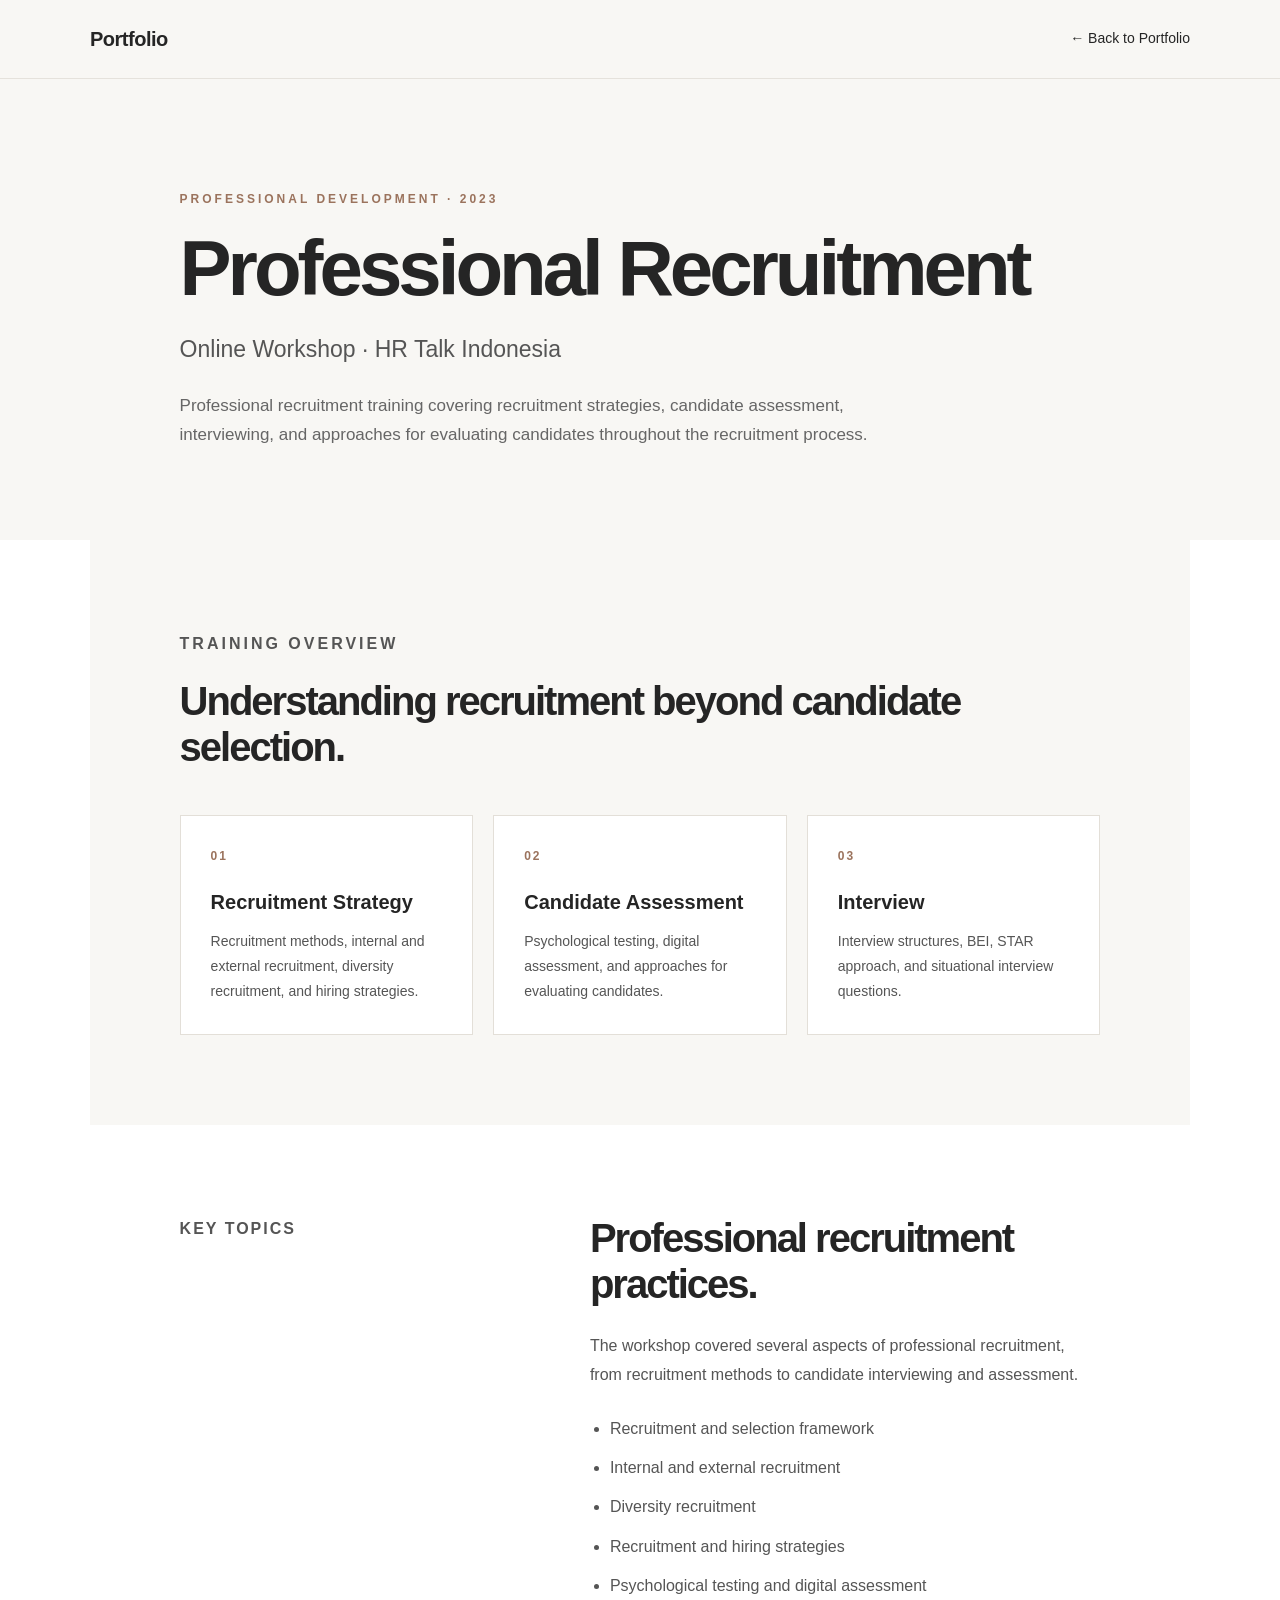
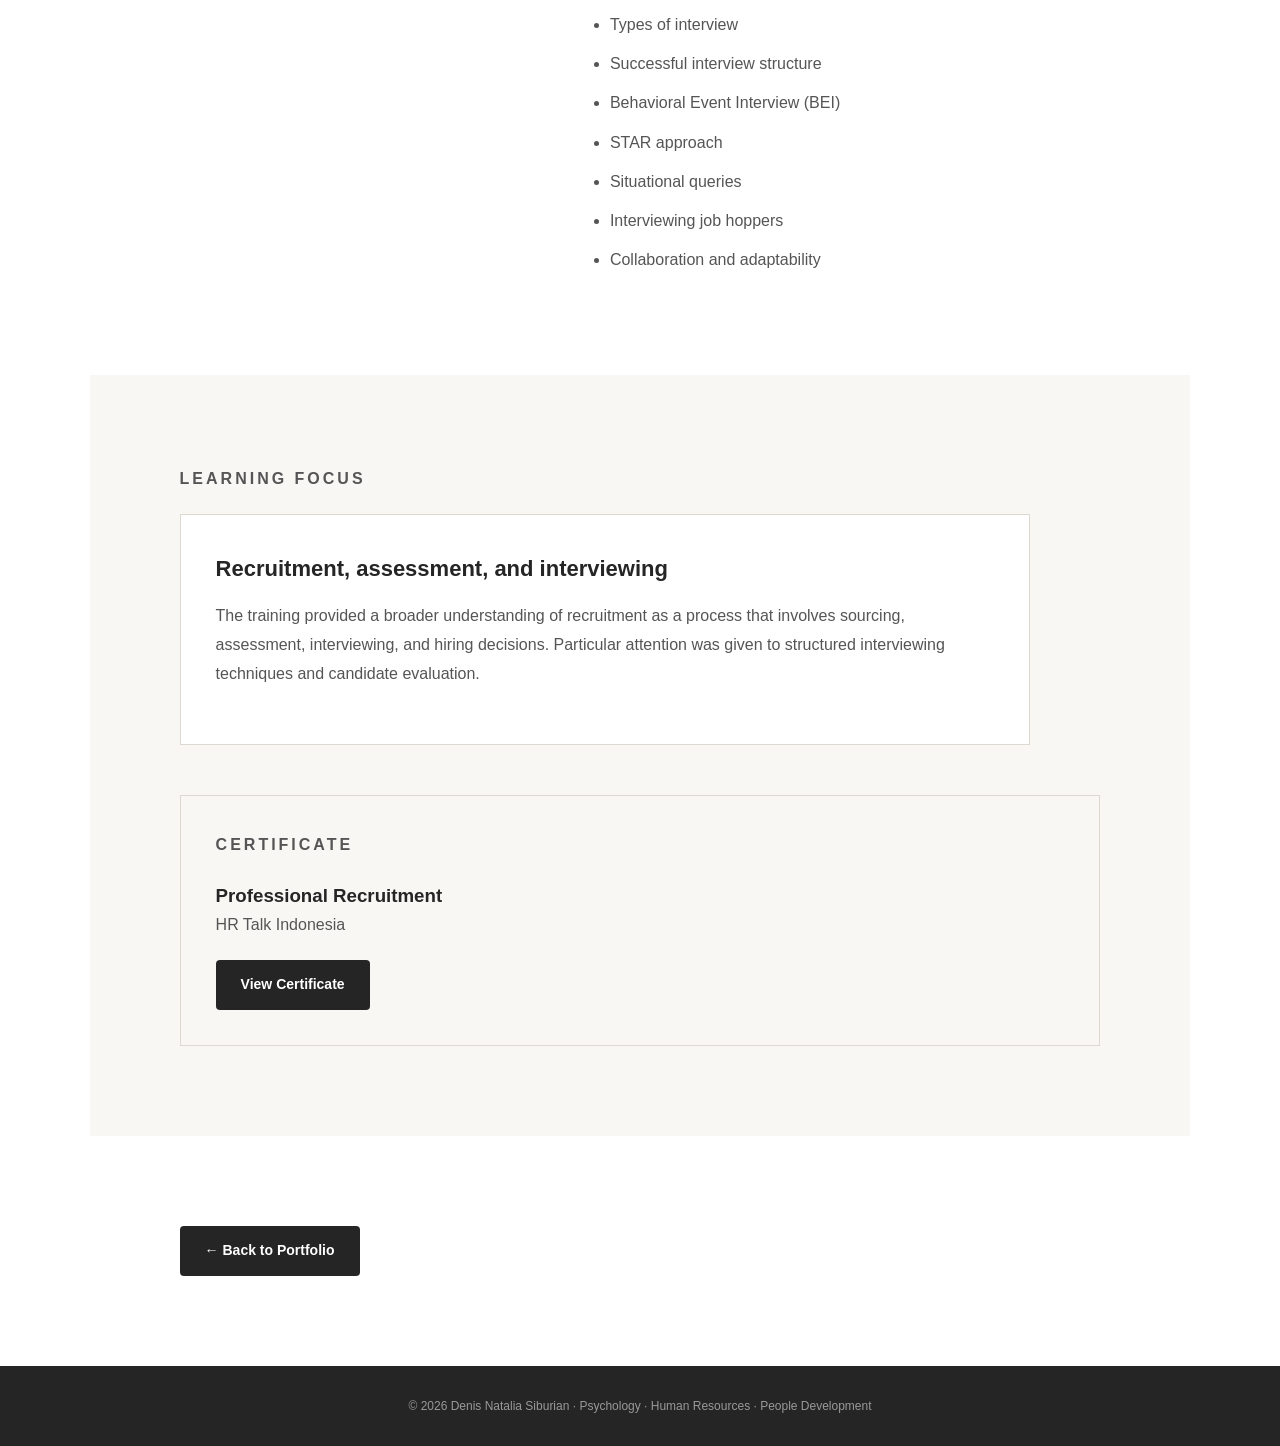
<file: recruitment-training.html>
<!DOCTYPE html>
<html lang="id">

<head>
    <meta charset="UTF-8">
    <meta name="viewport" content="width=device-width, initial-scale=1.0">

    <title>Professional Recruitment | Natalia</title>

    <style>

        * {
            margin: 0;
            padding: 0;
            box-sizing: border-box;
        }

        html {
            scroll-behavior: smooth;
        }

        body {
            font-family: Arial, Helvetica, sans-serif;
            line-height: 1.7;
            color: #252525;
            background: #f8f7f4;
        }

        header {
            width: 100%;
            padding: 22px 7%;
            background: rgba(248, 247, 244, 0.96);
            border-bottom: 1px solid #e5e2dc;
        }

        nav {
            max-width: 1100px;
            margin: auto;
            display: flex;
            justify-content: space-between;
            align-items: center;
        }

        nav h2 {
            font-size: 20px;
            letter-spacing: -0.5px;
        }

        nav a {
            color: #252525;
            text-decoration: none;
            font-size: 14px;
        }

        nav a:hover {
            color: #9b735d;
        }

        .hero {
            max-width: 1100px;
            margin: auto;
            padding: 110px 7% 90px;
        }

        .label {
            color: #9b735d;
            font-size: 12px;
            font-weight: 700;
            letter-spacing: 3px;
            margin-bottom: 20px;
        }

        .hero h1 {
            max-width: 850px;
            font-size: clamp(45px, 7vw, 78px);
            line-height: 1;
            letter-spacing: -4px;
            margin-bottom: 25px;
        }

        .hero h2 {
            max-width: 800px;
            font-size: 23px;
            line-height: 1.5;
            font-weight: 500;
            color: #555;
            margin-bottom: 25px;
        }

        .hero-description {
            max-width: 750px;
            color: #666;
            font-size: 17px;
        }

        main {
            background: #ffffff;
        }

        .section {
            max-width: 1100px;
            margin: auto;
            padding: 90px 7%;
        }

        .section h2 {
            font-size: 40px;
            line-height: 1.15;
            letter-spacing: -2px;
            margin-bottom: 25px;
        }

        .section p {
            max-width: 750px;
            color: #555;
            font-size: 16px;
            line-height: 1.8;
            margin-bottom: 20px;
        }

        .overview {
            background: #f8f7f4;
        }

        .overview-grid {
            display: grid;
            grid-template-columns: repeat(3, 1fr);
            gap: 20px;
            margin-top: 45px;
        }

        .overview-card {
            padding: 30px;
            background: #ffffff;
            border: 1px solid #e3dfd8;
        }

        .overview-card span {
            display: block;
            color: #9b735d;
            font-size: 12px;
            font-weight: 700;
            letter-spacing: 2px;
            margin-bottom: 18px;
        }

        .overview-card h3 {
            font-size: 20px;
            margin-bottom: 10px;
        }

        .overview-card p {
            font-size: 14px;
            margin: 0;
        }

        .topics {
            display: grid;
            grid-template-columns: 0.8fr 1.2fr;
            gap: 70px;
            align-items: start;
        }

        .topics-label {
            color: #9b735d;
            font-size: 12px;
            font-weight: 700;
            letter-spacing: 2px;
        }

        .topics-content h2 {
            margin-bottom: 25px;
        }

        .topics-list {
            padding-left: 20px;
            margin-top: 25px;
        }

        .topics-list li {
            margin-bottom: 12px;
            color: #555;
        }

        .application {
            background: #f8f7f4;
        }

        .application-box {
            max-width: 850px;
            padding: 35px;
            border: 1px solid #ddd8d0;
            background: #ffffff;
        }

        .application-box h3 {
            margin-bottom: 15px;
            font-size: 22px;
        }

        .certificate {
            margin-top: 50px;
            padding: 35px;
            background: #f8f7f4;
            border: 1px solid #ddd8d0;
        }

        .button {
            display: inline-block;
            padding: 13px 25px;
            background: #252525;
            color: #ffffff;
            text-decoration: none;
            border-radius: 4px;
            font-size: 14px;
            font-weight: 600;
            transition: 0.3s ease;
        }

        .button:hover {
            background: #9b735d;
            transform: translateY(-3px);
        }

        footer {
            padding: 30px 7%;
            background: #252525;
            color: #999;
            text-align: center;
            font-size: 12px;
        }

        @media (max-width: 800px) {

            .overview-grid {
                grid-template-columns: 1fr;
            }

            .topics {
                grid-template-columns: 1fr;
                gap: 30px;
            }

            .hero {
                padding-top: 80px;
            }

            .hero h1 {
                letter-spacing: -3px;
            }

            .section {
                padding: 70px 7%;
            }

        }

    </style>

</head>


<body>

    <header>

        <nav>

            <h2>Portfolio</h2>

            <a href="https://denisnataliasiburian-eng.github.io/Portofolio-Human-Resource-/">
                ← Back to Portfolio
            </a>

        </nav>

    </header>


    <section class="hero">

        <p class="label">
            PROFESSIONAL DEVELOPMENT · 2023
        </p>

        <h1>
            Professional Recruitment
        </h1>

        <h2>
            Online Workshop · HR Talk Indonesia
        </h2>

        <p class="hero-description">
            Professional recruitment training covering recruitment
            strategies, candidate assessment, interviewing, and
            approaches for evaluating candidates throughout the
            recruitment process.
        </p>

    </section>


    <main>


        <section class="section overview">

            <p class="label">
                TRAINING OVERVIEW
            </p>

            <h2>
                Understanding recruitment
                beyond candidate selection.
            </h2>

            <div class="overview-grid">

                <div class="overview-card">

                    <span>01</span>

                    <h3>
                        Recruitment Strategy
                    </h3>

                    <p>
                        Recruitment methods, internal and external
                        recruitment, diversity recruitment, and
                        hiring strategies.
                    </p>

                </div>


                <div class="overview-card">

                    <span>02</span>

                    <h3>
                        Candidate Assessment
                    </h3>

                    <p>
                        Psychological testing, digital assessment,
                        and approaches for evaluating candidates.
                    </p>

                </div>


                <div class="overview-card">

                    <span>03</span>

                    <h3>
                        Interview
                    </h3>

                    <p>
                        Interview structures, BEI, STAR approach,
                        and situational interview questions.
                    </p>

                </div>

            </div>

        </section>


        <section class="section">

            <div class="topics">

                <div>

                    <p class="topics-label">
                        KEY TOPICS
                    </p>

                </div>


                <div class="topics-content">

                    <h2>
                        Professional recruitment
                        practices.
                    </h2>

                    <p>
                        The workshop covered several aspects of
                        professional recruitment, from recruitment
                        methods to candidate interviewing and
                        assessment.
                    </p>

                    <ul class="topics-list">

                        <li>
                            Recruitment and selection framework
                        </li>

                        <li>
                            Internal and external recruitment
                        </li>

                        <li>
                            Diversity recruitment
                        </li>

                        <li>
                            Recruitment and hiring strategies
                        </li>

                        <li>
                            Psychological testing and digital assessment
                        </li>

                        <li>
                            Types of interview
                        </li>

                        <li>
                            Successful interview structure
                        </li>

                        <li>
                            Behavioral Event Interview (BEI)
                        </li>

                        <li>
                            STAR approach
                        </li>

                        <li>
                            Situational queries
                        </li>

                        <li>
                            Interviewing job hoppers
                        </li>

                        <li>
                            Collaboration and adaptability
                        </li>

                    </ul>

                </div>

            </div>

        </section>


        <section class="section application">

            <p class="label">
                LEARNING FOCUS
            </p>

            <div class="application-box">

                <h3>
                    Recruitment, assessment, and interviewing
                </h3>

                <p>
                    The training provided a broader understanding of
                    recruitment as a process that involves sourcing,
                    assessment, interviewing, and hiring decisions.
                    Particular attention was given to structured
                    interviewing techniques and candidate evaluation.
                </p>

            </div>


            <div class="certificate">

                <p class="label">
                    CERTIFICATE
                </p>

                <h3>
                    Professional Recruitment
                </h3>

                <p>
                    HR Talk Indonesia
                </p>

                <a
                    href="https://denisnataliasiburian-eng.github.io/Portofolio-Human-Resource-/certificate-hr-talk.html"
                    class="button"
                    target="_blank"
                >
                    View Certificate
                </a>

            </div>

        </section>


        <section class="section">

            <a
                href="https://denisnataliasiburian-eng.github.io/Portofolio-Human-Resource-/"
                class="button"
            >
                ← Back to Portfolio
            </a>

        </section>


    </main>


    <footer>

        © 2026 Denis Natalia Siburian ·
        Psychology · Human Resources · People Development

    </footer>

</body>

</html>
</file>
